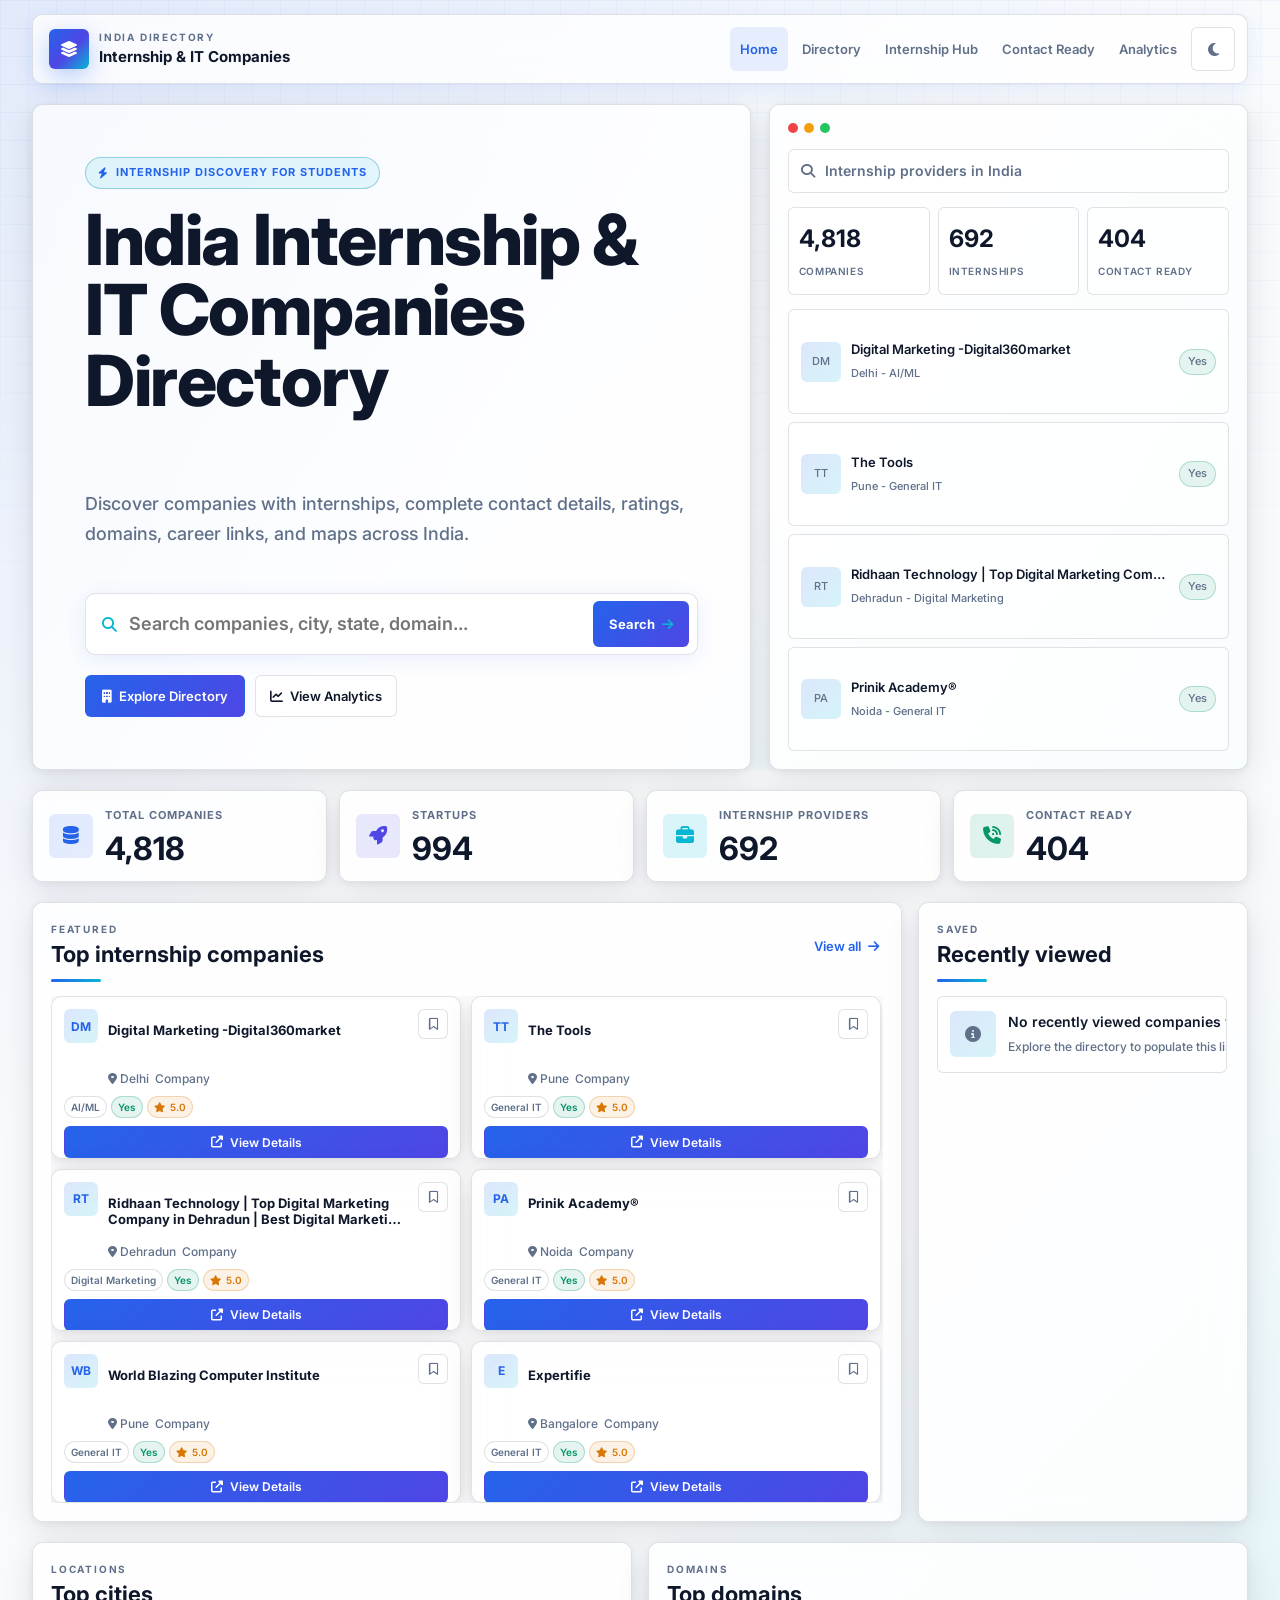
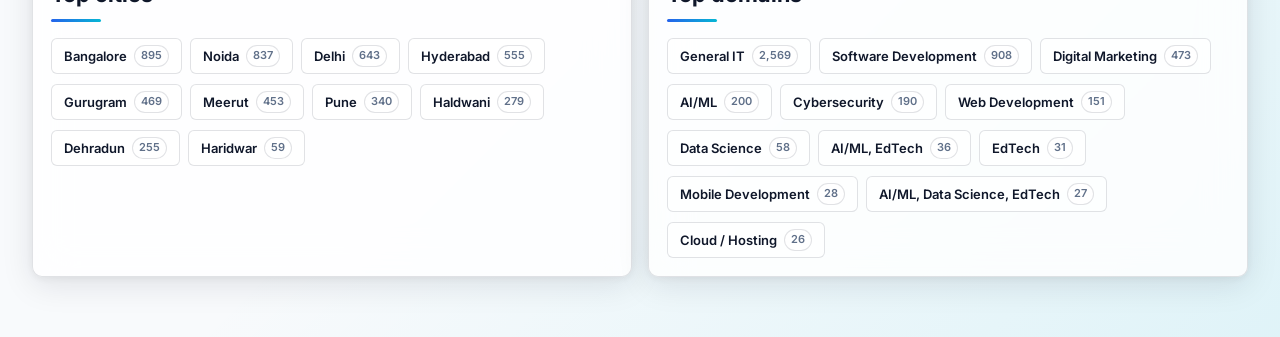
<file: index.html>
<!doctype html>
<html lang="en" class="scroll-smooth">
  <head>
    <meta charset="UTF-8" />
    <meta name="viewport" content="width=device-width, initial-scale=1.0, viewport-fit=cover" />
    <meta name="description" content="India Internship &amp; IT Companies Directory helps students discover internship providers, IT companies, startup contacts, ratings, domains, careers pages, and maps across India." />
    <meta name="theme-color" content="#2563eb" media="(prefers-color-scheme: light)" />
    <meta name="theme-color" content="#0f1624" media="(prefers-color-scheme: dark)" />
    <meta name="apple-mobile-web-app-capable" content="yes" />
    <meta name="apple-mobile-web-app-status-bar-style" content="default" />
    <title>India Internship &amp; IT Companies Directory</title>
    <link rel="preconnect" href="https://fonts.googleapis.com" />
    <link rel="preconnect" href="https://fonts.gstatic.com" crossorigin />
    <link href="https://fonts.googleapis.com/css2?family=Inter:wght@400;500;600;700;800&display=swap" rel="stylesheet" />
    <link rel="preconnect" href="https://cdnjs.cloudflare.com" />
    <link rel="stylesheet" href="https://cdnjs.cloudflare.com/ajax/libs/font-awesome/6.5.2/css/all.min.css" />
    <link rel="stylesheet" href="styles.css" />
  </head>
  <body data-page="home">
    <!-- Skip Navigation -->
    <a class="skip-link" href="#main-content">Skip to main content</a>

    <div class="page-shell">
      <header class="site-header" role="banner">
        <a class="brand-lockup" href="index.html" aria-label="India Internship Directory home">
          <span class="brand-mark" aria-hidden="true"><i class="fa-solid fa-layer-group"></i></span>
          <span>
            <span class="brand-kicker">India Directory</span>
            <span class="brand-title">Internship &amp; IT Companies</span>
          </span>
        </a>

        <button class="nav-toggle" type="button" data-nav-toggle aria-label="Open navigation" aria-expanded="false" aria-controls="siteNav">
          <i class="fa-solid fa-bars" aria-hidden="true"></i>
        </button>

        <nav class="site-nav" id="siteNav" data-nav-menu aria-label="Primary navigation">
          <a class="nav-item active" href="index.html" aria-current="page">Home</a>
          <a class="nav-item" href="companies.html">Directory</a>
          <a class="nav-item" href="companies.html?view=internships">Internship Hub</a>
          <a class="nav-item" href="companies.html?view=contact">Contact Ready</a>
          <a class="nav-item" href="dashboard.html">Analytics</a>
          <button class="theme-toggle" type="button" data-theme-toggle aria-label="Toggle dark mode">
            <i class="fa-solid fa-moon" aria-hidden="true"></i>
          </button>
        </nav>
      </header>

      <main id="main-content">
        <section class="hero-section" aria-labelledby="heroHeading">
          <div class="hero-bg" aria-hidden="true"></div>
          <div class="hero-content reveal">
            <span class="premium-pill" aria-hidden="true">
              <i class="fa-solid fa-bolt"></i>
              Internship discovery for students
            </span>
            <h1 id="heroHeading">India Internship &amp; IT Companies Directory</h1>
            <p>
              Discover companies with internships, complete contact details, ratings, domains, career links, and maps across India.
            </p>

            <form class="hero-search" id="heroSearchForm" role="search" aria-label="Search companies">
              <label class="sr-only" for="heroSearch">Search companies, cities, domains</label>
              <i class="fa-solid fa-magnifying-glass" aria-hidden="true"></i>
              <input id="heroSearch" autocomplete="off" type="search" placeholder="Search companies, city, state, domain..." aria-autocomplete="list" aria-controls="heroSuggestions" />
              <button type="submit" aria-label="Search">
                <span>Search</span>
                <i class="fa-solid fa-arrow-right" aria-hidden="true"></i>
              </button>
              <div class="suggestion-panel hidden" id="heroSuggestions" role="listbox" aria-label="Search suggestions"></div>
            </form>

            <div class="hero-actions">
              <a class="primary-action" href="companies.html">
                <i class="fa-solid fa-building" aria-hidden="true"></i>
                Explore Directory
              </a>
              <a class="secondary-action" href="dashboard.html">
                <i class="fa-solid fa-chart-line" aria-hidden="true"></i>
                View Analytics
              </a>
            </div>
          </div>

          <div class="hero-visual reveal delay-1" aria-label="Directory preview" aria-hidden="true">
            <div class="visual-toolbar">
              <span></span><span></span><span></span>
            </div>
            <div class="visual-search">
              <i class="fa-solid fa-magnifying-glass"></i>
              <span>Internship providers in India</span>
            </div>
            <div class="visual-metrics">
              <div>
                <strong id="heroTotalCompanies">0</strong>
                <span>Companies</span>
              </div>
              <div>
                <strong id="heroInternships">0</strong>
                <span>Internships</span>
              </div>
              <div>
                <strong id="heroContactReady">0</strong>
                <span>Contact ready</span>
              </div>
            </div>
            <div class="visual-list" id="heroPreviewList">
              <div class="skeleton-line"></div>
              <div class="skeleton-line"></div>
              <div class="skeleton-line"></div>
            </div>
          </div>
        </section>

        <section class="stats-grid reveal" aria-label="Directory statistics">
          <article class="metric-card">
            <span class="metric-icon blue" aria-hidden="true"><i class="fa-solid fa-database"></i></span>
            <p>Total Companies</p>
            <strong data-counter id="statCompanies">0</strong>
          </article>
          <article class="metric-card">
            <span class="metric-icon indigo" aria-hidden="true"><i class="fa-solid fa-rocket"></i></span>
            <p>Startups</p>
            <strong data-counter id="statStartups">0</strong>
          </article>
          <article class="metric-card">
            <span class="metric-icon cyan" aria-hidden="true"><i class="fa-solid fa-briefcase"></i></span>
            <p>Internship Providers</p>
            <strong data-counter id="statInternshipProviders">0</strong>
          </article>
          <article class="metric-card">
            <span class="metric-icon green" aria-hidden="true"><i class="fa-solid fa-phone-volume"></i></span>
            <p>Contact Ready</p>
            <strong data-counter id="statContactReady">0</strong>
          </article>
        </section>

        <section class="content-grid" aria-label="Featured companies and recent activity">
          <div class="panel reveal">
            <div class="section-heading">
              <div>
                <span class="section-kicker">Featured</span>
                <h2>Top internship companies</h2>
              </div>
              <a class="text-link" href="companies.html?view=internships" aria-label="View all internship companies">View all <i class="fa-solid fa-arrow-right" aria-hidden="true"></i></a>
            </div>
            <div class="featured-grid" id="featuredCompanies" aria-live="polite" aria-label="Featured companies">
              <div class="directory-skeleton"></div>
              <div class="directory-skeleton"></div>
              <div class="directory-skeleton"></div>
            </div>
          </div>

          <aside class="panel reveal delay-1" aria-label="Recently viewed companies">
            <div class="section-heading">
              <div>
                <span class="section-kicker">Saved</span>
                <h2>Recently viewed</h2>
              </div>
            </div>
            <div class="compact-list" id="homeRecentlyViewed"></div>
          </aside>
        </section>

        <section class="insight-strip reveal" aria-label="Top cities and domains">
          <div class="panel">
            <div class="section-heading">
              <div>
                <span class="section-kicker">Locations</span>
                <h2>Top cities</h2>
              </div>
            </div>
            <div class="chip-cloud" id="topCities" role="list" aria-label="Top cities"></div>
          </div>

          <div class="panel">
            <div class="section-heading">
              <div>
                <span class="section-kicker">Domains</span>
                <h2>Top domains</h2>
              </div>
            </div>
            <div class="chip-cloud" id="topDomains" role="list" aria-label="Top domains"></div>
          </div>
        </section>
      </main>
    </div>

    <!-- Modal -->
    <div class="modal-root hidden" id="companyModal" role="dialog" aria-modal="true" aria-labelledby="modalTitle">
      <button class="modal-backdrop" type="button" data-close-modal aria-label="Close company details"></button>
      <article class="modal-card" id="modalContent"></article>
    </div>

    <!-- Toast container -->
    <div class="toast-container" id="toastContainer" aria-live="polite" aria-atomic="false"></div>

    <!-- Back to top -->
    <button class="back-to-top" id="backToTop" type="button" aria-label="Back to top">
      <i class="fa-solid fa-chevron-up" aria-hidden="true"></i>
    </button>

    <!-- Mobile Bottom Bar -->
    <nav class="mobile-bottom-bar" aria-label="Mobile navigation">
      <div class="bottom-bar-inner">
        <a class="bottom-bar-item active" href="index.html" aria-label="Home" aria-current="page">
          <i class="fa-solid fa-house" aria-hidden="true"></i>
          <span>Home</span>
        </a>
        <a class="bottom-bar-item" href="companies.html" aria-label="Directory">
          <i class="fa-solid fa-building" aria-hidden="true"></i>
          <span>Directory</span>
        </a>
        <a class="bottom-bar-item" href="companies.html?view=internships" aria-label="Internship Hub">
          <i class="fa-solid fa-briefcase" aria-hidden="true"></i>
          <span>Internships</span>
        </a>
        <a class="bottom-bar-item" href="dashboard.html" aria-label="Analytics">
          <i class="fa-solid fa-chart-line" aria-hidden="true"></i>
          <span>Analytics</span>
        </a>
      </div>
    </nav>

    <script src="script.js"></script>
    <script>
      // Register Service Worker for offline support and caching
      if ('serviceWorker' in navigator) {
        window.addEventListener('load', () => {
          navigator.serviceWorker.register('/service-worker.js')
            .then((registration) => {
              console.log('✅ Service Worker registered:', registration.scope);
            })
            .catch((error) => {
              console.warn('❌ Service Worker registration failed:', error);
            });
        });
      }
    </script>
  </body>
</html>
</file>
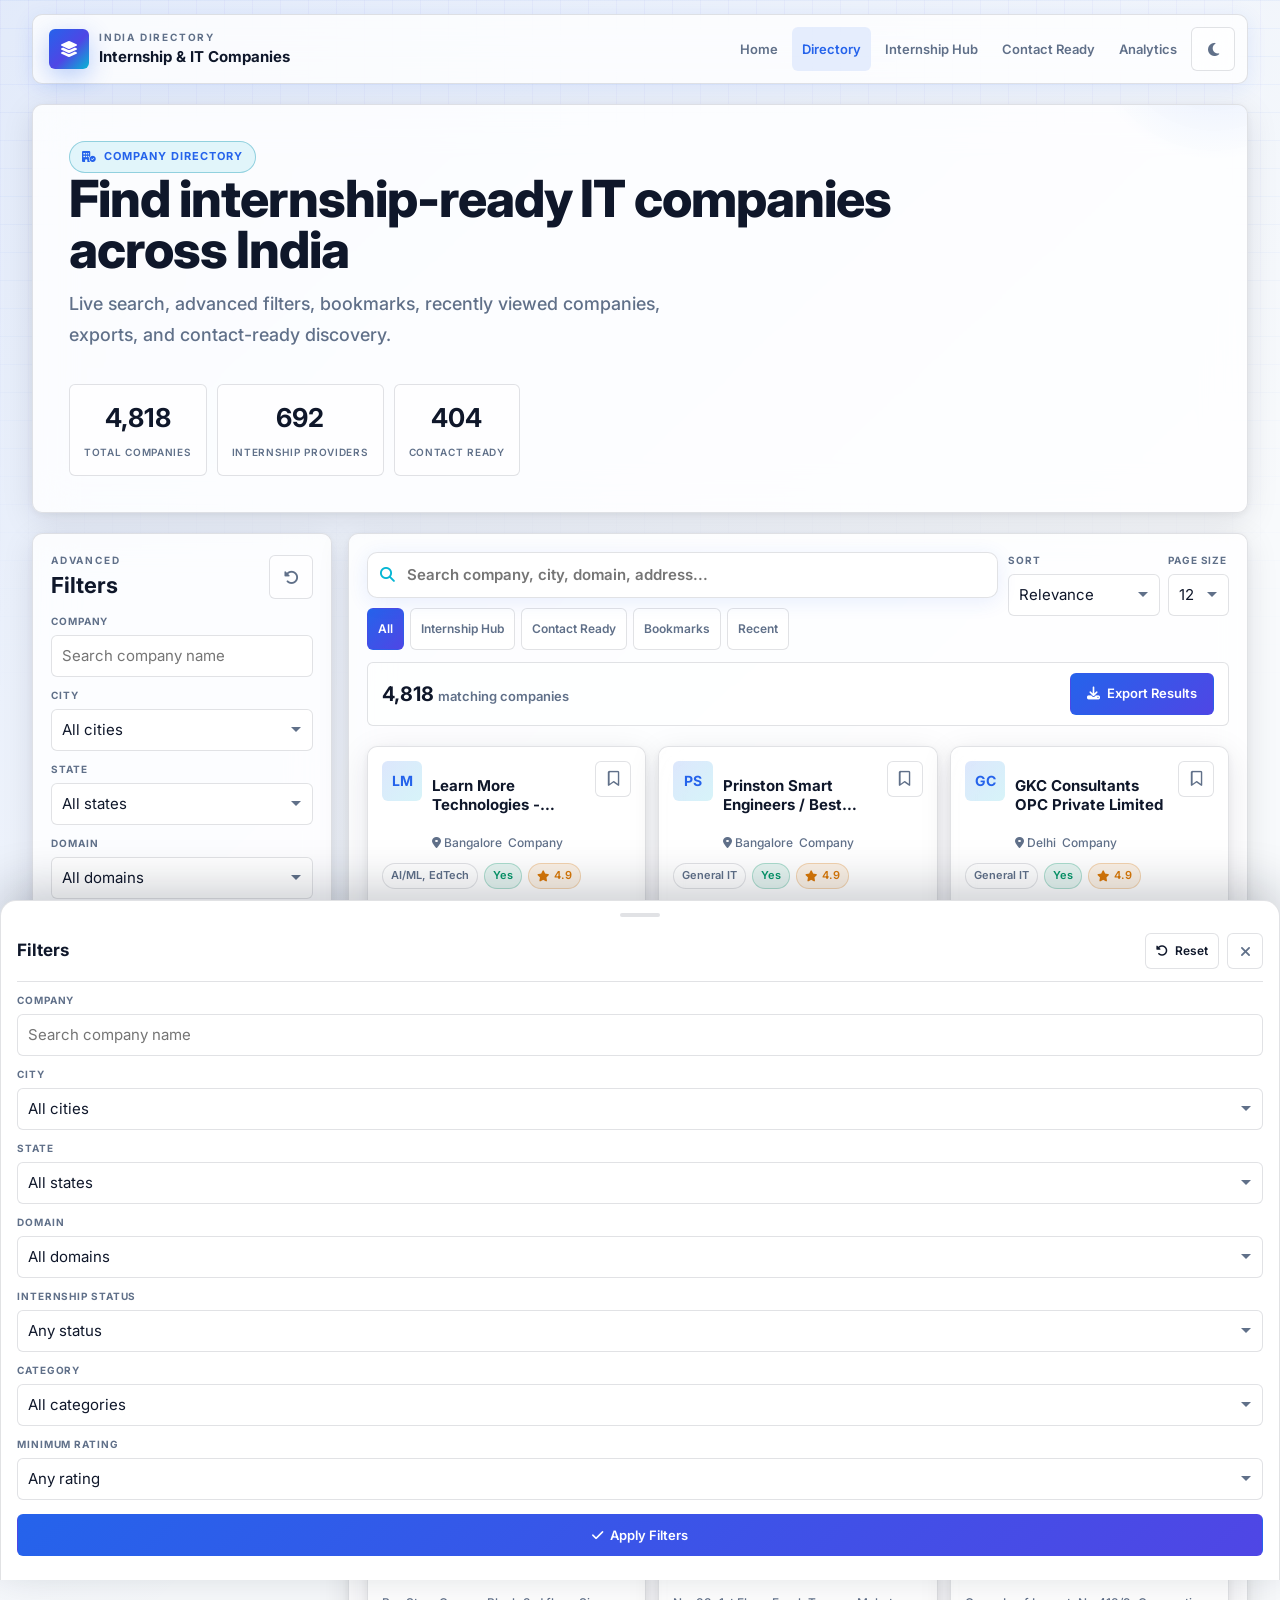
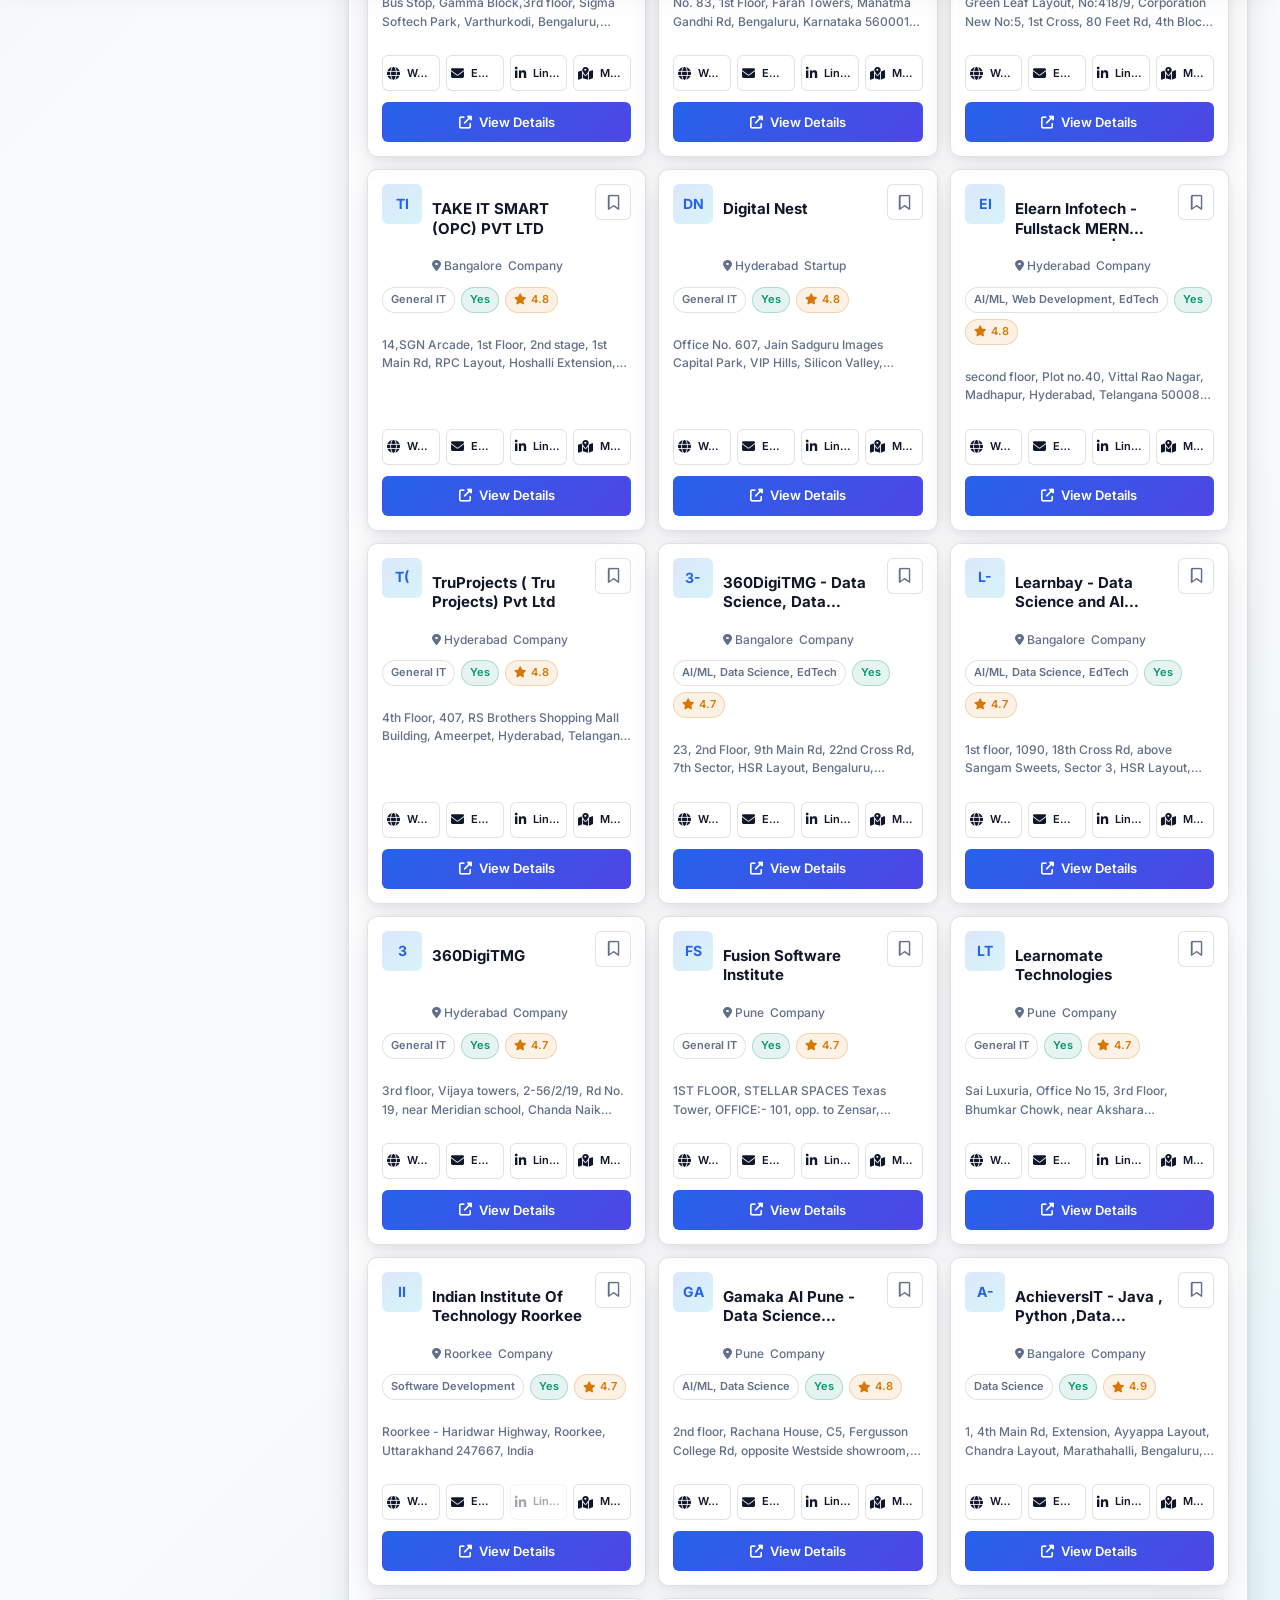
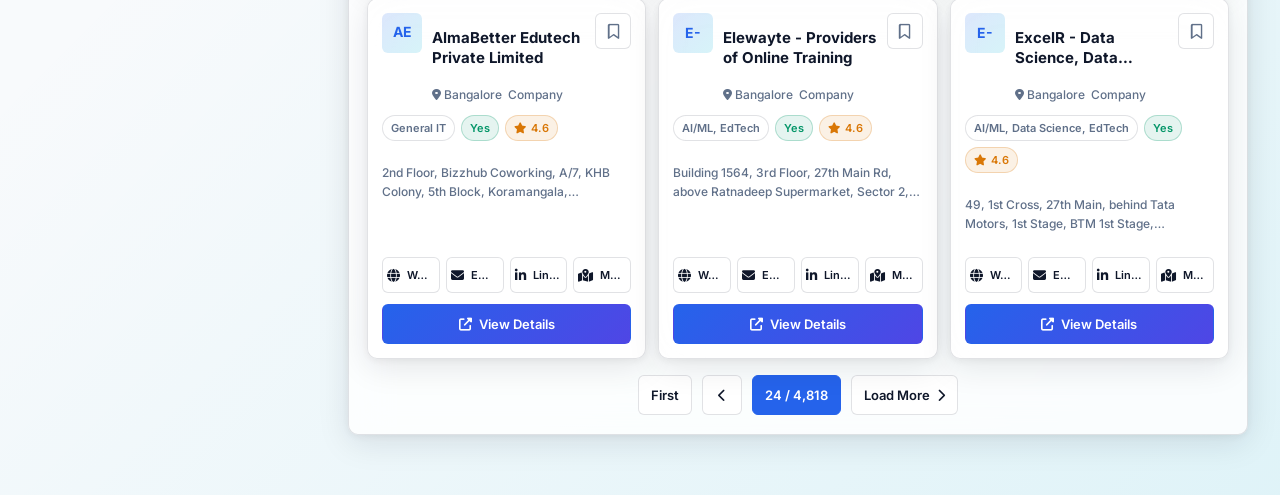
<file: companies.html>
<!doctype html>
<html lang="en" class="scroll-smooth">
  <head>
    <meta charset="UTF-8" />
    <meta name="viewport" content="width=device-width, initial-scale=1.0, viewport-fit=cover" />
    <meta name="description" content="Search internship providers, IT companies, startups, domains, ratings, emails, phone numbers, LinkedIn profiles, careers pages, and maps across India." />
    <meta name="theme-color" content="#2563eb" media="(prefers-color-scheme: light)" />
    <meta name="theme-color" content="#0f1624" media="(prefers-color-scheme: dark)" />
    <meta name="apple-mobile-web-app-capable" content="yes" />
    <title>Company Directory | India Internship &amp; IT Companies Directory</title>
    <link rel="preconnect" href="https://fonts.googleapis.com" />
    <link rel="preconnect" href="https://fonts.gstatic.com" crossorigin />
    <link href="https://fonts.googleapis.com/css2?family=Inter:wght@400;500;600;700;800&display=swap" rel="stylesheet" />
    <link rel="preconnect" href="https://cdnjs.cloudflare.com" />
    <link rel="stylesheet" href="https://cdnjs.cloudflare.com/ajax/libs/font-awesome/6.5.2/css/all.min.css" />
    <link rel="stylesheet" href="styles.css" />
  </head>
  <body data-page="companies">
    <!-- Skip Navigation -->
    <a class="skip-link" href="#main-content">Skip to main content</a>

    <div class="page-shell">
      <header class="site-header" role="banner">
        <a class="brand-lockup" href="index.html" aria-label="India Internship Directory home">
          <span class="brand-mark" aria-hidden="true"><i class="fa-solid fa-layer-group"></i></span>
          <span>
            <span class="brand-kicker">India Directory</span>
            <span class="brand-title">Internship &amp; IT Companies</span>
          </span>
        </a>

        <button class="nav-toggle" type="button" data-nav-toggle aria-label="Open navigation" aria-expanded="false" aria-controls="siteNav">
          <i class="fa-solid fa-bars" aria-hidden="true"></i>
        </button>

        <nav class="site-nav" id="siteNav" data-nav-menu aria-label="Primary navigation">
          <a class="nav-item" href="index.html">Home</a>
          <a class="nav-item active" href="companies.html" aria-current="page">Directory</a>
          <a class="nav-item" href="companies.html?view=internships">Internship Hub</a>
          <a class="nav-item" href="companies.html?view=contact">Contact Ready</a>
          <a class="nav-item" href="dashboard.html">Analytics</a>
          <button class="theme-toggle" type="button" data-theme-toggle aria-label="Toggle dark mode">
            <i class="fa-solid fa-moon" aria-hidden="true"></i>
          </button>
        </nav>
      </header>

      <main id="main-content">
        <section class="page-hero reveal" aria-labelledby="directoryHeading">
          <div>
            <span class="premium-pill" aria-hidden="true"><i class="fa-solid fa-building-circle-check"></i> Company Directory</span>
            <h1 id="directoryHeading">Find internship-ready IT companies across India</h1>
            <p>Live search, advanced filters, bookmarks, recently viewed companies, exports, and contact-ready discovery.</p>
          </div>
          <div class="hero-summary" aria-label="Directory statistics">
            <div>
              <strong id="directoryTotal">0</strong>
              <span>Total companies</span>
            </div>
            <div>
              <strong id="directoryInternships">0</strong>
              <span>Internship providers</span>
            </div>
            <div>
              <strong id="directoryContactReady">0</strong>
              <span>Contact ready</span>
            </div>
          </div>
        </section>

        <section class="directory-layout" aria-label="Company directory with filters">
          <aside class="filter-panel reveal" aria-label="Filter companies" id="desktopFilterPanel">
            <div class="filter-header">
              <div>
                <span class="section-kicker">Advanced</span>
                <h2>Filters</h2>
              </div>
              <button class="icon-button" type="button" id="resetFilters" aria-label="Reset all filters" title="Reset filters">
                <i class="fa-solid fa-rotate-left" aria-hidden="true"></i>
              </button>
            </div>

            <label class="field-block">
              <span>Company</span>
              <input id="companySearch" type="search" placeholder="Search company name" autocomplete="off" />
            </label>

            <label class="field-block">
              <span>City</span>
              <select id="cityFilter" aria-label="Filter by city"></select>
            </label>

            <label class="field-block">
              <span>State</span>
              <select id="stateFilter" aria-label="Filter by state"></select>
            </label>

            <label class="field-block">
              <span>Domain</span>
              <select id="domainFilter" aria-label="Filter by domain"></select>
            </label>

            <label class="field-block">
              <span>Internship Status</span>
              <select id="internshipFilter" aria-label="Filter by internship status">
                <option value="">Any status</option>
                <option value="Yes">Yes</option>
                <option value="Likely">Likely</option>
                <option value="No">No</option>
                <option value="Not Found">Not Found</option>
              </select>
            </label>

            <label class="field-block">
              <span>Startup / Company</span>
              <select id="categoryFilter" aria-label="Filter by category"></select>
            </label>

            <label class="field-block">
              <span>Minimum Rating</span>
              <select id="ratingFilter" aria-label="Filter by minimum rating">
                <option value="">Any rating</option>
                <option value="4.5">4.5+</option>
                <option value="4">4.0+</option>
                <option value="3.5">3.5+</option>
                <option value="3">3.0+</option>
              </select>
            </label>

            <div class="filter-actions">
              <button class="secondary-action w-full" type="button" id="exportCsv" aria-label="Export to CSV">
                <i class="fa-solid fa-file-csv" aria-hidden="true"></i>
                Export CSV
              </button>
              <button class="secondary-action w-full" type="button" id="exportExcel" aria-label="Export to Excel">
                <i class="fa-solid fa-file-excel" aria-hidden="true"></i>
                Export Excel
              </button>
            </div>
          </aside>

          <section class="directory-main reveal delay-1" aria-label="Company listings">
            <div class="directory-toolbar">
              <div class="toolbar-left">
                <div class="search-bar" role="search">
                  <i class="fa-solid fa-magnifying-glass" aria-hidden="true"></i>
                  <input id="globalSearch" type="search" autocomplete="off" placeholder="Search company, city, domain, address..." aria-label="Search companies" aria-autocomplete="list" aria-controls="directorySuggestions" />
                  <div class="suggestion-panel hidden" id="directorySuggestions" role="listbox" aria-label="Search suggestions"></div>
                </div>
                <div class="view-tabs" role="tablist" aria-label="Directory view">
                  <button class="view-tab active" type="button" data-view="all" role="tab" aria-selected="true">All</button>
                  <button class="view-tab" type="button" data-view="internships" role="tab" aria-selected="false">Internship Hub</button>
                  <button class="view-tab" type="button" data-view="contact" role="tab" aria-selected="false">Contact Ready</button>
                  <button class="view-tab" type="button" data-view="bookmarks" role="tab" aria-selected="false">Bookmarks</button>
                  <button class="view-tab" type="button" data-view="recent" role="tab" aria-selected="false">Recent</button>
                </div>
              </div>

              <div class="toolbar-right">
                <label class="mini-field">
                  <span>Sort</span>
                  <select id="sortSelect" aria-label="Sort companies">
                    <option value="relevance">Relevance</option>
                    <option value="ratingDesc">Rating</option>
                    <option value="nameAsc">Company name</option>
                    <option value="cityAsc">City</option>
                    <option value="internshipFirst">Internship first</option>
                  </select>
                </label>
                <label class="mini-field">
                  <span>Page size</span>
                  <select id="pageSize" aria-label="Results per page">
                    <option value="12">12</option>
                    <option value="24">24</option>
                    <option value="48">48</option>
                  </select>
                </label>
              </div>
            </div>

            <div class="result-bar" role="status" aria-live="polite">
              <div>
                <strong id="resultCount">0</strong>
                <span>matching companies</span>
              </div>
              <button class="primary-action" type="button" id="exportFiltered" aria-label="Export filtered results">
                <i class="fa-solid fa-download" aria-hidden="true"></i>
                Export Results
              </button>
            </div>

            <div class="active-filter-row" id="activeFilters" aria-label="Active filters"></div>

            <div class="company-grid" id="companyGrid" aria-live="polite" aria-label="Company cards">
              <div class="directory-skeleton"></div>
              <div class="directory-skeleton"></div>
              <div class="directory-skeleton"></div>
              <div class="directory-skeleton"></div>
              <div class="directory-skeleton"></div>
              <div class="directory-skeleton"></div>
            </div>

            <div class="empty-state hidden" id="emptyState" role="status">
              <i class="fa-solid fa-magnifying-glass-chart" aria-hidden="true"></i>
              <strong>No companies found</strong>
              <span>Try broadening the search or clearing a filter.</span>
            </div>

            <div class="pagination-row" id="pagination" aria-label="Pagination" role="navigation"></div>
            <div class="scroll-sentinel" id="scrollSentinel" aria-hidden="true"></div>
          </section>
        </section>
      </main>
    </div>

    <!-- Modal -->
    <div class="modal-root hidden" id="companyModal" role="dialog" aria-modal="true" aria-labelledby="modalTitle">
      <button class="modal-backdrop" type="button" data-close-modal aria-label="Close company details"></button>
      <article class="modal-card" id="modalContent"></article>
    </div>

    <!-- Toast container -->
    <div class="toast-container" id="toastContainer" aria-live="polite" aria-atomic="false"></div>

    <!-- Back to top -->
    <button class="back-to-top" id="backToTop" type="button" aria-label="Back to top">
      <i class="fa-solid fa-chevron-up" aria-hidden="true"></i>
    </button>

    <!-- Mobile Filter FAB -->
    <button class="filter-fab" id="filterFab" type="button" aria-label="Open filters" aria-controls="mobileFilterDrawer" aria-expanded="false">
      <i class="fa-solid fa-sliders" aria-hidden="true"></i>
      Filters
      <span class="filter-count hidden" id="filterFabCount">0</span>
    </button>

    <!-- Mobile Filter Drawer -->
    <div class="filter-drawer-overlay" id="filterDrawerOverlay" aria-hidden="true"></div>
    <div class="filter-drawer" id="mobileFilterDrawer" role="dialog" aria-modal="true" aria-label="Filters" aria-hidden="true">
      <div class="filter-drawer-handle" aria-hidden="true"></div>
      <div class="filter-drawer-header">
        <h3>Filters</h3>
        <div style="display:flex;gap:8px;align-items:center;">
          <button class="secondary-action" type="button" id="drawerResetFilters" style="min-height:36px;font-size:12px;padding:0 10px;" aria-label="Reset filters">
            <i class="fa-solid fa-rotate-left" aria-hidden="true"></i> Reset
          </button>
          <button class="drawer-close" type="button" id="filterDrawerClose" aria-label="Close filters">
            <i class="fa-solid fa-xmark" aria-hidden="true"></i>
          </button>
        </div>
      </div>

      <!-- Mirror filters inside drawer (populated by JS) -->
      <label class="field-block">
        <span>Company</span>
        <input id="drawerCompanySearch" type="search" placeholder="Search company name" autocomplete="off" />
      </label>
      <label class="field-block">
        <span>City</span>
        <select id="drawerCityFilter" aria-label="Filter by city"></select>
      </label>
      <label class="field-block">
        <span>State</span>
        <select id="drawerStateFilter" aria-label="Filter by state"></select>
      </label>
      <label class="field-block">
        <span>Domain</span>
        <select id="drawerDomainFilter" aria-label="Filter by domain"></select>
      </label>
      <label class="field-block">
        <span>Internship Status</span>
        <select id="drawerInternshipFilter" aria-label="Filter by internship status">
          <option value="">Any status</option>
          <option value="Yes">Yes</option>
          <option value="Likely">Likely</option>
          <option value="No">No</option>
          <option value="Not Found">Not Found</option>
        </select>
      </label>
      <label class="field-block">
        <span>Category</span>
        <select id="drawerCategoryFilter" aria-label="Filter by category"></select>
      </label>
      <label class="field-block">
        <span>Minimum Rating</span>
        <select id="drawerRatingFilter" aria-label="Filter by minimum rating">
          <option value="">Any rating</option>
          <option value="4.5">4.5+</option>
          <option value="4">4.0+</option>
          <option value="3.5">3.5+</option>
          <option value="3">3.0+</option>
        </select>
      </label>

      <div class="filter-actions" style="padding-bottom:8px;">
        <button class="primary-action w-full" type="button" id="applyDrawerFilters" style="justify-content:center;">
          <i class="fa-solid fa-check" aria-hidden="true"></i>
          Apply Filters
        </button>
      </div>
    </div>

    <!-- Mobile Bottom Bar -->
    <nav class="mobile-bottom-bar" aria-label="Mobile navigation">
      <div class="bottom-bar-inner">
        <a class="bottom-bar-item" href="index.html" aria-label="Home">
          <i class="fa-solid fa-house" aria-hidden="true"></i>
          <span>Home</span>
        </a>
        <a class="bottom-bar-item active" href="companies.html" aria-label="Directory" aria-current="page">
          <i class="fa-solid fa-building" aria-hidden="true"></i>
          <span>Directory</span>
        </a>
        <a class="bottom-bar-item" href="companies.html?view=internships" aria-label="Internship Hub">
          <i class="fa-solid fa-briefcase" aria-hidden="true"></i>
          <span>Internships</span>
        </a>
        <a class="bottom-bar-item" href="dashboard.html" aria-label="Analytics">
          <i class="fa-solid fa-chart-line" aria-hidden="true"></i>
          <span>Analytics</span>
        </a>
      </div>
    </nav>

    <script src="script.js"></script>
    <script>
      // Register Service Worker for offline support and caching
      if ('serviceWorker' in navigator) {
        window.addEventListener('load', () => {
          navigator.serviceWorker.register('/service-worker.js')
            .then((registration) => {
              console.log('✅ Service Worker registered:', registration.scope);
            })
            .catch((error) => {
              console.warn('❌ Service Worker registration failed:', error);
            });
        });
      }
    </script>
  </body>
</html>
</file>
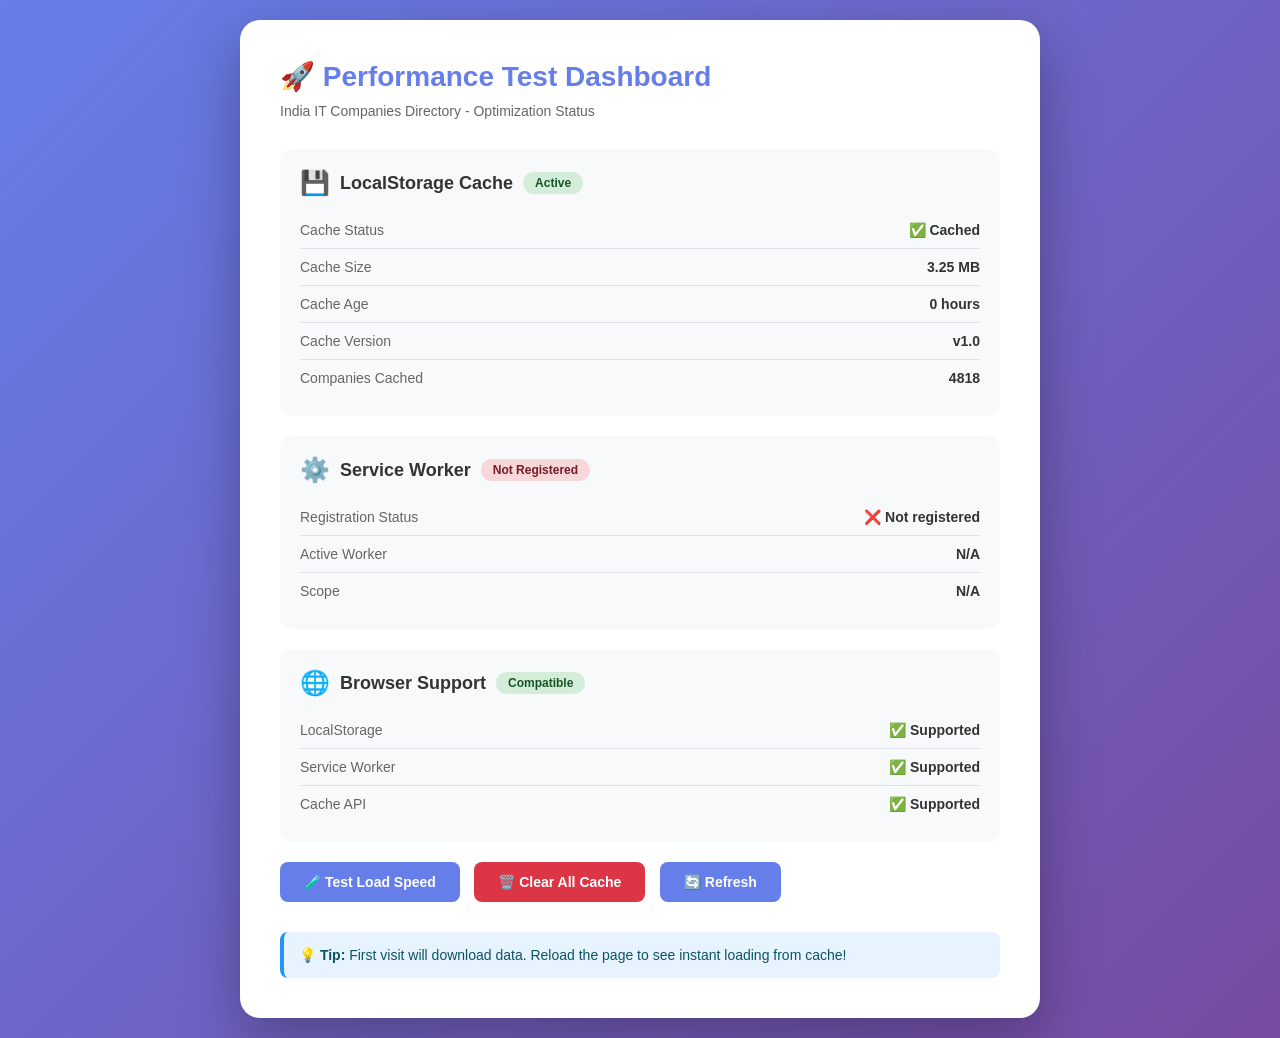
<file: performance-test.html>
<!DOCTYPE html>
<html lang="en">
<head>
    <meta charset="UTF-8">
    <meta name="viewport" content="width=device-width, initial-scale=1.0">
    <title>Performance Test - India IT Directory</title>
    <style>
        * {
            margin: 0;
            padding: 0;
            box-sizing: border-box;
        }
        body {
            font-family: 'Segoe UI', Tahoma, Geneva, Verdana, sans-serif;
            background: linear-gradient(135deg, #667eea 0%, #764ba2 100%);
            min-height: 100vh;
            display: flex;
            align-items: center;
            justify-content: center;
            padding: 20px;
        }
        .container {
            background: white;
            border-radius: 20px;
            padding: 40px;
            max-width: 800px;
            width: 100%;
            box-shadow: 0 20px 60px rgba(0,0,0,0.3);
        }
        h1 {
            color: #667eea;
            margin-bottom: 10px;
            font-size: 28px;
        }
        .subtitle {
            color: #666;
            margin-bottom: 30px;
            font-size: 14px;
        }
        .test-section {
            background: #f8f9fa;
            border-radius: 12px;
            padding: 20px;
            margin-bottom: 20px;
        }
        .test-section h2 {
            color: #333;
            font-size: 18px;
            margin-bottom: 15px;
            display: flex;
            align-items: center;
            gap: 10px;
        }
        .status {
            display: inline-block;
            padding: 4px 12px;
            border-radius: 20px;
            font-size: 12px;
            font-weight: bold;
        }
        .status.success {
            background: #d4edda;
            color: #155724;
        }
        .status.error {
            background: #f8d7da;
            color: #721c24;
        }
        .status.pending {
            background: #fff3cd;
            color: #856404;
        }
        .metric {
            display: flex;
            justify-content: space-between;
            padding: 10px 0;
            border-bottom: 1px solid #dee2e6;
        }
        .metric:last-child {
            border-bottom: none;
        }
        .metric-label {
            color: #666;
            font-size: 14px;
        }
        .metric-value {
            color: #333;
            font-weight: bold;
            font-size: 14px;
        }
        button {
            background: #667eea;
            color: white;
            border: none;
            padding: 12px 24px;
            border-radius: 8px;
            font-size: 14px;
            font-weight: bold;
            cursor: pointer;
            transition: all 0.3s;
            margin-right: 10px;
            margin-bottom: 10px;
        }
        button:hover {
            background: #5568d3;
            transform: translateY(-2px);
            box-shadow: 0 4px 12px rgba(102, 126, 234, 0.4);
        }
        button.danger {
            background: #dc3545;
        }
        button.danger:hover {
            background: #c82333;
        }
        .icon {
            font-size: 24px;
        }
        .actions {
            margin-top: 20px;
        }
        .info {
            background: #e7f3ff;
            border-left: 4px solid #2196F3;
            padding: 15px;
            border-radius: 8px;
            margin-top: 20px;
            font-size: 14px;
            color: #0c5460;
        }
    </style>
</head>
<body>
    <div class="container">
        <h1>🚀 Performance Test Dashboard</h1>
        <p class="subtitle">India IT Companies Directory - Optimization Status</p>

        <!-- LocalStorage Cache -->
        <div class="test-section">
            <h2>
                <span class="icon">💾</span>
                LocalStorage Cache
                <span class="status pending" id="cacheStatus">Checking...</span>
            </h2>
            <div class="metric">
                <span class="metric-label">Cache Status</span>
                <span class="metric-value" id="cacheExists">-</span>
            </div>
            <div class="metric">
                <span class="metric-label">Cache Size</span>
                <span class="metric-value" id="cacheSize">-</span>
            </div>
            <div class="metric">
                <span class="metric-label">Cache Age</span>
                <span class="metric-value" id="cacheAge">-</span>
            </div>
            <div class="metric">
                <span class="metric-label">Cache Version</span>
                <span class="metric-value" id="cacheVersion">-</span>
            </div>
            <div class="metric">
                <span class="metric-label">Companies Cached</span>
                <span class="metric-value" id="companiesCount">-</span>
            </div>
        </div>

        <!-- Service Worker -->
        <div class="test-section">
            <h2>
                <span class="icon">⚙️</span>
                Service Worker
                <span class="status pending" id="swStatus">Checking...</span>
            </h2>
            <div class="metric">
                <span class="metric-label">Registration Status</span>
                <span class="metric-value" id="swRegistered">-</span>
            </div>
            <div class="metric">
                <span class="metric-label">Active Worker</span>
                <span class="metric-value" id="swActive">-</span>
            </div>
            <div class="metric">
                <span class="metric-label">Scope</span>
                <span class="metric-value" id="swScope">-</span>
            </div>
        </div>

        <!-- Browser Support -->
        <div class="test-section">
            <h2>
                <span class="icon">🌐</span>
                Browser Support
                <span class="status success">Compatible</span>
            </h2>
            <div class="metric">
                <span class="metric-label">LocalStorage</span>
                <span class="metric-value" id="localStorageSupport">-</span>
            </div>
            <div class="metric">
                <span class="metric-label">Service Worker</span>
                <span class="metric-value" id="swSupport">-</span>
            </div>
            <div class="metric">
                <span class="metric-label">Cache API</span>
                <span class="metric-value" id="cacheApiSupport">-</span>
            </div>
        </div>

        <!-- Actions -->
        <div class="actions">
            <button onclick="testLoad()">🧪 Test Load Speed</button>
            <button onclick="clearAllCache()" class="danger">🗑️ Clear All Cache</button>
            <button onclick="location.reload()">🔄 Refresh</button>
        </div>

        <div class="info">
            <strong>💡 Tip:</strong> First visit will download data. Reload the page to see instant loading from cache!
        </div>
    </div>

    <script>
        // Check LocalStorage Cache
        function checkCache() {
            const cache = localStorage.getItem('india-directory-cache');
            const version = localStorage.getItem('india-directory-cache-version');
            
            if (cache) {
                try {
                    const cacheData = JSON.parse(cache);
                    const cacheAge = Date.now() - cacheData.timestamp;
                    const ageInHours = Math.floor(cacheAge / (1000 * 60 * 60));
                    const ageInDays = Math.floor(ageInHours / 24);
                    
                    document.getElementById('cacheStatus').textContent = 'Active';
                    document.getElementById('cacheStatus').className = 'status success';
                    document.getElementById('cacheExists').textContent = '✅ Cached';
                    document.getElementById('cacheSize').textContent = (cache.length / 1024 / 1024).toFixed(2) + ' MB';
                    document.getElementById('cacheAge').textContent = ageInDays > 0 ? `${ageInDays} days` : `${ageInHours} hours`;
                    document.getElementById('cacheVersion').textContent = version || 'v1.0';
                    document.getElementById('companiesCount').textContent = cacheData.data?.length || 0;
                } catch (e) {
                    document.getElementById('cacheStatus').textContent = 'Error';
                    document.getElementById('cacheStatus').className = 'status error';
                    document.getElementById('cacheExists').textContent = '❌ Invalid';
                }
            } else {
                document.getElementById('cacheStatus').textContent = 'Empty';
                document.getElementById('cacheStatus').className = 'status error';
                document.getElementById('cacheExists').textContent = '❌ No cache';
                document.getElementById('cacheSize').textContent = '0 MB';
                document.getElementById('cacheAge').textContent = 'Never';
                document.getElementById('cacheVersion').textContent = 'None';
                document.getElementById('companiesCount').textContent = '0';
            }
        }

        // Check Service Worker
        async function checkServiceWorker() {
            if ('serviceWorker' in navigator) {
                try {
                    const registration = await navigator.serviceWorker.getRegistration();
                    if (registration) {
                        document.getElementById('swStatus').textContent = 'Active';
                        document.getElementById('swStatus').className = 'status success';
                        document.getElementById('swRegistered').textContent = '✅ Registered';
                        document.getElementById('swActive').textContent = registration.active ? '✅ Active' : '⏳ Installing';
                        document.getElementById('swScope').textContent = registration.scope;
                    } else {
                        document.getElementById('swStatus').textContent = 'Not Registered';
                        document.getElementById('swStatus').className = 'status error';
                        document.getElementById('swRegistered').textContent = '❌ Not registered';
                        document.getElementById('swActive').textContent = 'N/A';
                        document.getElementById('swScope').textContent = 'N/A';
                    }
                } catch (e) {
                    document.getElementById('swStatus').textContent = 'Error';
                    document.getElementById('swStatus').className = 'status error';
                }
            } else {
                document.getElementById('swStatus').textContent = 'Not Supported';
                document.getElementById('swStatus').className = 'status error';
                document.getElementById('swRegistered').textContent = '❌ Not supported';
            }
        }

        // Check Browser Support
        function checkBrowserSupport() {
            document.getElementById('localStorageSupport').textContent = 
                typeof(Storage) !== 'undefined' ? '✅ Supported' : '❌ Not supported';
            
            document.getElementById('swSupport').textContent = 
                'serviceWorker' in navigator ? '✅ Supported' : '❌ Not supported';
            
            document.getElementById('cacheApiSupport').textContent = 
                'caches' in window ? '✅ Supported' : '❌ Not supported';
        }

        // Test Load Speed
        async function testLoad() {
            const startTime = performance.now();
            try {
                const response = await fetch('companies.json');
                const data = await response.json();
                const endTime = performance.now();
                const loadTime = (endTime - startTime).toFixed(2);
                alert(`✅ Load Test Complete!\n\nTime: ${loadTime}ms\nCompanies: ${data.length}\nSize: ${(JSON.stringify(data).length / 1024 / 1024).toFixed(2)} MB`);
            } catch (e) {
                alert('❌ Load test failed: ' + e.message);
            }
        }

        // Clear All Cache
        async function clearAllCache() {
            if (confirm('Are you sure you want to clear all cache? This will remove cached data and service worker.')) {
                // Clear LocalStorage
                localStorage.removeItem('india-directory-cache');
                localStorage.removeItem('india-directory-cache-version');
                
                // Clear Service Worker caches
                if ('caches' in window) {
                    const cacheNames = await caches.keys();
                    await Promise.all(cacheNames.map(name => caches.delete(name)));
                }
                
                // Unregister Service Worker
                if ('serviceWorker' in navigator) {
                    const registrations = await navigator.serviceWorker.getRegistrations();
                    await Promise.all(registrations.map(reg => reg.unregister()));
                }
                
                alert('✅ All cache cleared! Reload the page to start fresh.');
                location.reload();
            }
        }

        // Run checks on load
        window.addEventListener('load', () => {
            checkCache();
            checkServiceWorker();
            checkBrowserSupport();
        });
    </script>
</body>
</html>
</file>
<file: styles.css>
/* ============================================================
   DESIGN TOKENS
   ============================================================ */
:root {
  color-scheme: light;
  --bg: #f8fafc;
  --bg-strong: #ffffff;
  --surface: rgba(255, 255, 255, 0.82);
  --surface-solid: #ffffff;
  --surface-soft: rgba(255, 255, 255, 0.56);
  --text: #0f172a;
  --muted: #607089;
  --border: rgba(15, 23, 42, 0.12);
  --primary: #2563eb;
  --secondary: #4f46e5;
  --accent: #06b6d4;
  --success: #059669;
  --warning: #d97706;
  --danger: #dc2626;
  --shadow: 0 8px 32px rgba(15, 23, 42, 0.10), 0 2px 8px rgba(15,23,42,0.06);
  --shadow-soft: 0 4px 20px rgba(37, 99, 235, 0.10);
  --shadow-lg: 0 24px 70px rgba(15, 23, 42, 0.13);
  --radius: 10px;
  --radius-sm: 6px;
  --radius-lg: 16px;
  --radius-full: 9999px;
  --header-h: 70px;
  --ease: cubic-bezier(0.4, 0, 0.2, 1);
  --ease-bounce: cubic-bezier(0.34, 1.56, 0.64, 1);
  /* Mobile bottom bar height — used for padding */
  --bottom-bar-h: 60px;
}

html.dark {
  color-scheme: dark;
  --bg: #0f1624;
  --bg-strong: #161f31;
  --surface: rgba(22, 31, 49, 0.88);
  --surface-solid: #182131;
  --surface-soft: rgba(255, 255, 255, 0.06);
  --text: #f1f5f9;
  --muted: #94a3b8;
  --border: rgba(255, 255, 255, 0.10);
  --primary: #60a5fa;
  --secondary: #818cf8;
  --accent: #22d3ee;
  --success: #34d399;
  --warning: #fbbf24;
  --danger: #fb7185;
  --shadow: 0 8px 32px rgba(0, 0, 0, 0.32), 0 2px 8px rgba(0,0,0,0.18);
  --shadow-soft: 0 4px 20px rgba(0, 0, 0, 0.22);
  --shadow-lg: 0 24px 70px rgba(0, 0, 0, 0.34);
}

/* ============================================================
   RESET & BASE
   ============================================================ */
*, *::before, *::after {
  box-sizing: border-box;
  -webkit-tap-highlight-color: transparent;
}

html {
  scroll-padding-top: 100px;
  scroll-behavior: smooth;
  -webkit-text-size-adjust: 100%;
  text-size-adjust: 100%;
}

body {
  min-height: 100vh;
  margin: 0;
  overflow-x: hidden;
  background:
    linear-gradient(135deg, rgba(37, 99, 235, 0.10), transparent 36%),
    linear-gradient(315deg, rgba(6, 182, 212, 0.10), transparent 34%),
    var(--bg);
  color: var(--text);
  font-family: Inter, ui-sans-serif, system-ui, -apple-system, BlinkMacSystemFont,
    "Segoe UI", Helvetica, Arial, sans-serif;
  font-size: 15px;
  line-height: 1.6;
  opacity: 0;
  transition: opacity 300ms ease, background 250ms ease, color 250ms ease;
  /* Safe area insets for notched phones */
  padding-bottom: env(safe-area-inset-bottom, 0px);
}

body.app-ready {
  opacity: 1;
}

/* Grid dot background */
body::before {
  position: fixed;
  inset: 0;
  z-index: -2;
  pointer-events: none;
  content: "";
  background-image:
    linear-gradient(rgba(37, 99, 235, 0.05) 1px, transparent 1px),
    linear-gradient(90deg, rgba(79, 70, 229, 0.04) 1px, transparent 1px);
  background-size: 28px 28px;
  mask-image: linear-gradient(to bottom, black 0%, transparent 80%);
  -webkit-mask-image: linear-gradient(to bottom, black 0%, transparent 80%);
}

/* Skip link for accessibility */
.skip-link {
  position: absolute;
  top: -100px;
  left: 16px;
  z-index: 9999;
  padding: 8px 16px;
  border-radius: var(--radius-sm);
  background: var(--primary);
  color: white;
  font-size: 14px;
  font-weight: 700;
  text-decoration: none;
  transition: top 200ms ease;
}

.skip-link:focus {
  top: 8px;
}

button, input, select, textarea {
  font: inherit;
}

button {
  border: 0;
  cursor: pointer;
}

a {
  color: inherit;
  text-decoration: none;
}

canvas {
  max-width: 100%;
}

img {
  max-width: 100%;
  height: auto;
}

/* Focus visible — keyboard only */
:focus-visible {
  outline: 2px solid var(--primary);
  outline-offset: 3px;
  border-radius: var(--radius-sm);
}

/* Custom scrollbar */
::-webkit-scrollbar { width: 6px; height: 6px; }
::-webkit-scrollbar-track { background: transparent; }
::-webkit-scrollbar-thumb { background: var(--border); border-radius: var(--radius-full); }
::-webkit-scrollbar-thumb:hover { background: var(--muted); }
* { scrollbar-width: thin; scrollbar-color: var(--border) transparent; }

/* ============================================================
   LAYOUT
   ============================================================ */
.page-shell {
  width: min(1440px, 100%);
  margin: 0 auto;
  padding: 14px clamp(12px, 3vw, 32px) 60px;
}

/* Extra bottom padding on mobile for bottom bar */
@media (max-width: 767px) {
  .page-shell {
    padding-bottom: calc(var(--bottom-bar-h) + 20px + env(safe-area-inset-bottom, 0px));
  }
}

/* ============================================================
   HEADER & NAVIGATION
   ============================================================ */
.site-header {
  position: sticky;
  top: 10px;
  z-index: 100;
  display: flex;
  align-items: center;
  justify-content: space-between;
  gap: 12px;
  min-height: var(--header-h);
  margin-bottom: 20px;
  border: 1px solid var(--border);
  border-radius: var(--radius);
  background: color-mix(in srgb, var(--surface) 96%, transparent);
  box-shadow: var(--shadow-soft);
  backdrop-filter: blur(24px);
  -webkit-backdrop-filter: blur(24px);
  padding: 10px 12px 10px 16px;
  transition: background 250ms ease, box-shadow 250ms ease;
}

.brand-lockup {
  display: flex;
  min-width: 0;
  align-items: center;
  gap: 10px;
  flex-shrink: 0;
}

.brand-mark {
  display: grid;
  width: 40px;
  height: 40px;
  flex: 0 0 auto;
  place-items: center;
  border-radius: var(--radius-sm);
  background: linear-gradient(135deg, var(--primary), var(--secondary) 54%, var(--accent));
  color: white;
  box-shadow: 0 8px 24px rgba(37, 99, 235, 0.30);
  font-size: 16px;
  transition: transform 200ms var(--ease-bounce);
}

.brand-mark:hover {
  transform: scale(1.08) rotate(-3deg);
}

.brand-kicker,
.section-kicker {
  display: block;
  color: var(--muted);
  font-size: 10px;
  font-weight: 700;
  letter-spacing: 0.18em;
  text-transform: uppercase;
}

.brand-title {
  display: block;
  max-width: 240px;
  overflow: hidden;
  color: var(--text);
  font-size: 15px;
  font-weight: 700;
  text-overflow: ellipsis;
  white-space: nowrap;
}

.site-nav {
  display: flex;
  align-items: center;
  gap: 4px;
}

.nav-item,
.theme-toggle,
.nav-toggle,
.icon-button {
  display: inline-flex;
  align-items: center;
  justify-content: center;
  border-radius: var(--radius-sm);
  color: var(--muted);
  font-weight: 600;
  transition: background 150ms ease, color 150ms ease, transform 150ms ease;
  white-space: nowrap;
  min-height: 44px;
  min-width: 44px;
}

.nav-item {
  padding: 0 10px;
  font-size: 13px;
  min-width: auto;
}

.nav-item:hover,
.nav-item.active {
  background: var(--surface-soft);
  color: var(--text);
}

.nav-item.active {
  color: var(--primary);
  background: color-mix(in srgb, var(--primary) 10%, transparent);
}

.theme-toggle,
.nav-toggle,
.icon-button {
  width: 40px;
  height: 40px;
  border: 1px solid var(--border);
  background: var(--surface-soft);
}

.theme-toggle:hover,
.nav-toggle:hover,
.icon-button:hover {
  background: var(--surface-soft);
  color: var(--text);
}

.nav-toggle {
  display: none;
}

/* ============================================================
   HERO SECTION
   ============================================================ */
.hero-section {
  position: relative;
  display: grid;
  grid-template-columns: minmax(0, 1.2fr) minmax(320px, 0.8fr);
  gap: 18px;
  align-items: stretch;
  min-height: 580px;
  margin-bottom: 20px;
}

.hero-bg {
  position: absolute;
  inset: 0;
  z-index: -1;
  overflow: hidden;
  border-radius: var(--radius);
}

.hero-bg::before {
  position: absolute;
  inset: 0;
  content: "";
  background:
    linear-gradient(120deg, rgba(37, 99, 235, 0.14), transparent 42%),
    linear-gradient(300deg, rgba(6, 182, 212, 0.12), transparent 40%),
    linear-gradient(180deg, rgba(255, 255, 255, 0.22), transparent);
  animation: gradientShift 14s ease-in-out infinite alternate;
}

/* Card glass surface shared */
.hero-content,
.hero-visual,
.page-hero,
.panel,
.filter-panel,
.directory-main,
.metric-card,
.company-card,
.chart-panel,
.modal-card {
  border: 1px solid var(--border);
  border-radius: var(--radius);
  background: var(--surface);
  box-shadow: var(--shadow);
  backdrop-filter: blur(20px);
  -webkit-backdrop-filter: blur(20px);
}

.hero-content {
  display: flex;
  flex-direction: column;
  justify-content: center;
  padding: clamp(22px, 5vw, 52px);
}

.premium-pill {
  display: inline-flex;
  width: fit-content;
  align-items: center;
  gap: 7px;
  min-height: 32px;
  border: 1px solid color-mix(in srgb, var(--accent) 28%, var(--border));
  border-radius: var(--radius-full);
  background: color-mix(in srgb, var(--accent) 10%, transparent);
  color: var(--primary);
  padding: 0 12px;
  font-size: 11px;
  font-weight: 700;
  letter-spacing: 0.09em;
  text-transform: uppercase;
}

.hero-content h1,
.page-hero h1 {
  max-width: 880px;
  margin-top: 16px;
  color: var(--text);
  font-size: clamp(32px, 5.5vw, 72px);
  font-weight: 800;
  letter-spacing: -0.02em;
  line-height: 1.0;
}

.hero-content p,
.page-hero p {
  max-width: 640px;
  margin-top: 14px;
  color: var(--muted);
  font-size: clamp(15px, 1.4vw, 18px);
  font-weight: 500;
  line-height: 1.7;
}

/* ============================================================
   SEARCH
   ============================================================ */
.hero-search,
.search-bar {
  position: relative;
  display: flex;
  align-items: center;
  gap: 10px;
  border: 1px solid var(--border);
  border-radius: var(--radius);
  background: var(--surface-solid);
  box-shadow: var(--shadow-soft);
}

.hero-search {
  min-height: 62px;
  margin-top: 26px;
  padding: 0 8px 0 16px;
  flex-wrap: wrap;
}

.search-bar {
  min-height: 46px;
  padding: 0 12px;
}

.hero-search:focus-within,
.search-bar:focus-within,
.field-block input:focus,
.field-block select:focus,
.mini-field select:focus {
  border-color: color-mix(in srgb, var(--primary) 60%, transparent);
  box-shadow: 0 0 0 3px color-mix(in srgb, var(--primary) 12%, transparent);
  outline: none;
}

.hero-search i,
.search-bar i {
  color: var(--accent);
  flex-shrink: 0;
}

.hero-search input,
.search-bar input {
  flex: 1;
  min-width: 0;
  border: 0;
  background: transparent;
  color: var(--text);
  font-weight: 600;
  outline: none;
}

.hero-search input {
  font-size: clamp(15px, 1.8vw, 18px);
}

.hero-search button {
  display: inline-flex;
  align-items: center;
  gap: 7px;
  min-height: 46px;
  border-radius: var(--radius-sm);
  background: linear-gradient(135deg, var(--primary), var(--secondary));
  color: white;
  padding: 0 16px;
  font-weight: 700;
  font-size: 13px;
  transition: transform 150ms ease, box-shadow 150ms ease, opacity 150ms ease;
  flex-shrink: 0;
}

.hero-search button:hover {
  transform: translateY(-1px);
  box-shadow: 0 6px 20px rgba(37, 99, 235, 0.35);
}

.hero-search button:active {
  transform: translateY(0);
}

.suggestion-panel {
  position: absolute;
  top: calc(100% + 6px);
  right: 0;
  left: 0;
  z-index: 40;
  max-height: 300px;
  overflow: auto;
  border: 1px solid var(--border);
  border-radius: var(--radius);
  background: var(--surface-solid);
  box-shadow: var(--shadow-lg);
}

.suggestion-option {
  display: flex;
  width: 100%;
  align-items: center;
  justify-content: space-between;
  gap: 12px;
  border-bottom: 1px solid var(--border);
  background: transparent;
  color: var(--text);
  padding: 12px 14px;
  text-align: left;
  cursor: pointer;
  min-height: 52px;
  transition: background 120ms ease;
}

.suggestion-option:last-child { border-bottom: 0; }
.suggestion-option:hover { background: var(--surface-soft); }

.suggestion-option strong {
  display: block;
  font-size: 14px;
}

.suggestion-option span {
  color: var(--muted);
  font-size: 12px;
  font-weight: 600;
  white-space: nowrap;
}

/* ============================================================
   HERO ACTIONS
   ============================================================ */
.hero-actions,
.filter-actions,
.card-actions,
.modal-actions,
.pagination-row,
.active-filter-row,
.chip-cloud {
  display: flex;
  flex-wrap: wrap;
  align-items: center;
  gap: 10px;
}

.hero-actions {
  margin-top: 20px;
}

.primary-action,
.secondary-action,
.text-link,
.card-button,
.page-button,
.view-tab {
  display: inline-flex;
  align-items: center;
  justify-content: center;
  gap: 7px;
  min-height: 42px;
  border-radius: var(--radius-sm);
  font-size: 13px;
  font-weight: 600;
  transition: transform 150ms ease, background 150ms ease, color 150ms ease, box-shadow 150ms ease;
}

.primary-action {
  border: 1px solid transparent;
  background: linear-gradient(135deg, var(--primary), var(--secondary));
  color: white !important;
  padding: 0 16px;
}

.primary-action:hover {
  transform: translateY(-1px);
  box-shadow: 0 6px 20px rgba(37, 99, 235, 0.32);
}

.secondary-action {
  border: 1px solid var(--border);
  background: var(--surface-solid);
  color: var(--text);
  padding: 0 14px;
}

.secondary-action:hover {
  background: var(--surface-soft);
  transform: translateY(-1px);
}

.text-link {
  color: var(--primary);
  white-space: nowrap;
  padding: 0 4px;
}

.text-link:hover {
  text-decoration: underline;
}

/* ============================================================
   HERO VISUAL (right panel)
   ============================================================ */
.hero-visual {
  display: flex;
  flex-direction: column;
  align-self: stretch;
  padding: 18px;
  overflow: hidden;
}

.visual-toolbar {
  display: flex;
  gap: 6px;
  margin-bottom: 16px;
}

.visual-toolbar span {
  width: 10px;
  height: 10px;
  border-radius: var(--radius-full);
  background: var(--border);
}

.visual-toolbar span:nth-child(1) { background: #ef4444; }
.visual-toolbar span:nth-child(2) { background: #f59e0b; }
.visual-toolbar span:nth-child(3) { background: #22c55e; }

.visual-search {
  display: flex;
  align-items: center;
  gap: 10px;
  min-height: 44px;
  border: 1px solid var(--border);
  border-radius: var(--radius-sm);
  background: var(--surface-soft);
  color: var(--muted);
  padding: 0 12px;
  font-weight: 600;
  font-size: 14px;
}

.visual-metrics {
  display: grid;
  grid-template-columns: repeat(3, 1fr);
  gap: 8px;
  margin: 14px 0;
}

.visual-metrics div {
  border: 1px solid var(--border);
  border-radius: var(--radius-sm);
  background: var(--surface-soft);
  padding: 12px 10px;
}

.visual-metrics strong {
  display: block;
  color: var(--text);
  font-size: clamp(18px, 2vw, 24px);
  font-weight: 700;
}

.visual-metrics span {
  color: var(--muted);
  font-size: 10px;
  font-weight: 600;
  text-transform: uppercase;
  letter-spacing: 0.06em;
}

.visual-list {
  display: grid;
  gap: 8px;
  flex: 1;
  overflow: hidden;
}

.visual-company {
  display: grid;
  grid-template-columns: auto 1fr auto;
  align-items: center;
  gap: 10px;
  border: 1px solid var(--border);
  border-radius: var(--radius-sm);
  background: var(--surface-soft);
  padding: 10px 12px;
}

.logo-mark {
  display: grid;
  width: 40px;
  height: 40px;
  flex: 0 0 auto;
  place-items: center;
  border-radius: var(--radius-sm);
  background: linear-gradient(135deg,
    color-mix(in srgb, var(--primary) 16%, transparent),
    color-mix(in srgb, var(--accent) 16%, transparent));
  color: var(--primary);
  font-weight: 700;
  font-size: 14px;
}

.visual-company strong {
  display: block;
  color: var(--text);
  font-size: 13px;
  font-weight: 600;
  overflow: hidden;
  text-overflow: ellipsis;
  white-space: nowrap;
}

.visual-company span {
  color: var(--muted);
  font-size: 11px;
  font-weight: 500;
}

/* ============================================================
   STATS GRID
   ============================================================ */
.stats-grid {
  display: grid;
  grid-template-columns: repeat(4, minmax(0, 1fr));
  gap: 12px;
  margin-bottom: 20px;
}

.metric-card {
  display: grid;
  grid-template-columns: auto 1fr;
  align-items: center;
  gap: 8px 12px;
  padding: 16px;
  position: relative;
  overflow: hidden;
  cursor: default;
}

.metric-card::after {
  content: '';
  position: absolute;
  bottom: 0; left: 0; right: 0;
  height: 3px;
  background: linear-gradient(90deg, transparent, var(--primary), transparent);
  opacity: 0;
  transition: opacity 280ms ease;
}

.metric-card:hover::after { opacity: 0.6; }

.metric-card p {
  color: var(--muted);
  font-size: 11px;
  font-weight: 700;
  letter-spacing: 0.09em;
  text-transform: uppercase;
  margin: 0;
}

.metric-card strong {
  grid-column: 2;
  color: var(--text);
  font-size: clamp(24px, 2.5vw, 38px);
  font-weight: 700;
  line-height: 1;
}

.metric-icon {
  grid-row: span 2;
  display: grid;
  width: 44px;
  height: 44px;
  place-items: center;
  border-radius: var(--radius-sm);
  font-size: 18px;
  transition: transform 250ms var(--ease-bounce);
}

.metric-card:hover .metric-icon {
  transform: scale(1.12) rotate(6deg);
}

.metric-icon.blue  { background: rgba(37,99,235,0.12); color: var(--primary); }
.metric-icon.indigo { background: rgba(79,70,229,0.12); color: var(--secondary); }
.metric-icon.cyan  { background: rgba(6,182,212,0.14); color: var(--accent); }
.metric-icon.green { background: rgba(5,150,105,0.12); color: var(--success); }

/* ============================================================
   CONTENT GRID (home: featured + recent)
   ============================================================ */
.content-grid {
  display: grid;
  grid-template-columns: minmax(0, 1.45fr) minmax(300px, 0.55fr);
  gap: 16px;
  margin-bottom: 20px;
}

.content-grid .panel {
  display: flex;
  flex-direction: column;
  max-height: 620px;
  overflow: hidden;
  isolation: isolate;
}

.content-grid .panel .section-heading {
  flex-shrink: 0;
}

/* ============================================================
   INSIGHT STRIP (cities + domains)
   ============================================================ */
.insight-strip {
  display: grid;
  grid-template-columns: repeat(2, minmax(0, 1fr));
  gap: 16px;
  margin-top: 20px;
  position: relative;
  z-index: 0;
}

.insight-strip .panel {
  min-height: 280px;
  display: flex;
  flex-direction: column;
  position: relative;
  z-index: 1;
  isolation: isolate;
}

.insight-strip .chip-cloud {
  flex: 1;
  align-content: flex-start;
}

/* ============================================================
   PANEL & SECTION HEADINGS
   ============================================================ */
.panel,
.filter-panel,
.directory-main,
.chart-panel {
  padding: 18px;
}

.section-heading,
.filter-header,
.directory-toolbar,
.result-bar,
.page-hero,
.hero-summary {
  display: flex;
  align-items: center;
  justify-content: space-between;
  gap: 14px;
}

.section-heading {
  margin-bottom: 14px;
  position: relative;
  padding-bottom: 10px;
  flex-shrink: 0;
}

.section-heading::after {
  content: '';
  position: absolute;
  bottom: 0; left: 0;
  width: 50px; height: 3px;
  background: linear-gradient(90deg, var(--primary), var(--accent));
  border-radius: 2px;
}

.section-heading h2,
.filter-header h2 {
  color: var(--text);
  font-size: clamp(17px, 1.8vw, 22px);
  font-weight: 700;
  margin: 0;
}

/* ============================================================
   FEATURED COMPANY GRID (home page panel)
   ============================================================ */
.featured-grid {
  display: grid;
  grid-template-columns: repeat(2, minmax(0, 1fr));
  gap: 10px;
  overflow-y: auto;
  flex: 1;
  align-content: start;
  padding-right: 2px;
}

/* ── Compact card (home page featured section) ── */
.company-card.compact-card {
  min-height: auto;
  gap: 8px;
  padding: 12px;
}

.company-card.compact-card .company-address {
  display: none;
}

.company-card.compact-card .card-actions {
  display: none;
}

.company-card.compact-card .view-details {
  min-height: 32px;
  font-size: 12px;
  padding: 0 10px;
}

.company-card.compact-card .company-title {
  font-size: 13px;
  min-height: 34px;
  -webkit-line-clamp: 2;
  line-clamp: 2;
}

.company-card.compact-card .logo-mark {
  width: 34px;
  height: 34px;
  font-size: 12px;
}

.company-card.compact-card .badge-row {
  gap: 4px;
}

.company-card.compact-card .status-badge,
.company-card.compact-card .domain-badge,
.company-card.compact-card .rating-badge {
  font-size: 10px;
  min-height: 22px;
  padding: 0 6px;
}

.company-card.compact-card .bookmark-button {
  width: 30px;
  height: 30px;
  min-width: 30px;
  font-size: 12px;
}

/* ============================================================
   COMPANY CARD
   ============================================================ */
.company-card {
  position: relative;
  display: flex;
  min-height: 272px;
  flex-direction: column;
  gap: 11px;
  padding: 14px;
  overflow: hidden;
  transition: transform 160ms ease, box-shadow 160ms ease, border-color 160ms ease;
}

.company-card:hover {
  border-color: color-mix(in srgb, var(--primary) 28%, var(--border));
  box-shadow: 0 16px 48px rgba(37, 99, 235, 0.16);
  transform: translateY(-2px);
}

.company-top {
  display: flex;
  align-items: flex-start;
  justify-content: space-between;
  gap: 10px;
}

.company-identity {
  display: flex;
  min-width: 0;
  gap: 10px;
}

.company-title {
  display: -webkit-box;
  min-height: 42px;
  overflow: hidden;
  color: var(--text);
  font-size: 15px;
  font-weight: 700;
  line-height: 1.3;
  -webkit-box-orient: vertical;
  -webkit-line-clamp: 2;
  line-clamp: 2;
  word-break: break-word;
}

.company-meta,
.company-address,
.compact-item span,
.badge-muted {
  color: var(--muted);
  font-size: 12px;
  font-weight: 500;
}

.company-meta {
  display: flex;
  flex-wrap: wrap;
  gap: 6px;
  margin-top: 4px;
}

.company-address {
  display: -webkit-box;
  min-height: 38px;
  overflow: hidden;
  line-height: 1.55;
  -webkit-box-orient: vertical;
  -webkit-line-clamp: 2;
  line-clamp: 2;
}

.badge-row {
  display: flex;
  flex-wrap: wrap;
  gap: 6px;
}

.status-badge,
.domain-badge,
.rating-badge,
.filter-chip {
  display: inline-flex;
  align-items: center;
  gap: 5px;
  min-height: 26px;
  border: 1px solid var(--border);
  border-radius: var(--radius-full);
  background: var(--surface-soft);
  color: var(--muted);
  padding: 0 8px;
  font-size: 11px;
  font-weight: 600;
  white-space: nowrap;
  flex-shrink: 0;
}

.status-yes {
  border-color: rgba(5,150,105,0.26);
  background: rgba(5,150,105,0.10);
  color: var(--success);
}

.status-likely {
  border-color: rgba(217,119,6,0.28);
  background: rgba(217,119,6,0.10);
  color: var(--warning);
}

.status-no {
  border-color: rgba(220,38,38,0.22);
  background: rgba(220,38,38,0.08);
  color: var(--danger);
}

.rating-badge {
  flex: 0 0 auto;
  border-color: rgba(217,119,6,0.24);
  background: rgba(217,119,6,0.10);
  color: var(--warning);
}

.bookmark-button {
  display: grid;
  width: 36px;
  height: 36px;
  flex: 0 0 auto;
  place-items: center;
  border: 1px solid var(--border);
  border-radius: var(--radius-sm);
  background: var(--surface-soft);
  color: var(--muted);
  transition: transform 150ms ease, color 150ms ease, background 150ms ease;
  min-width: 36px;
}

.bookmark-button:hover { color: var(--primary); transform: scale(1.1); }

.bookmark-button.active {
  color: var(--primary);
  background: color-mix(in srgb, var(--primary) 12%, transparent);
  border-color: color-mix(in srgb, var(--primary) 30%, var(--border));
}

.card-actions {
  display: grid;
  grid-template-columns: repeat(4, minmax(0, 1fr));
  gap: 6px;
  margin-top: auto;
}

.card-button {
  min-width: 0;
  border: 1px solid var(--border);
  background: var(--surface-solid);
  color: var(--text);
  padding: 7px 4px;
  font-size: 11px;
  white-space: nowrap;
  overflow: hidden;
  min-height: 36px;
  border-radius: var(--radius-sm);
  transition: background 140ms ease, border-color 140ms ease;
}

.card-button:hover:not(.disabled) {
  background: var(--surface-soft);
  border-color: color-mix(in srgb, var(--primary) 20%, var(--border));
}

.card-button i { flex-shrink: 0; font-size: 13px; }

.card-button span {
  overflow: hidden;
  text-overflow: ellipsis;
  white-space: nowrap;
}

.card-button.disabled {
  cursor: not-allowed;
  opacity: 0.38;
}

.view-details {
  width: 100%;
  min-height: 40px;
}

/* ============================================================
   COMPACT LIST (recently viewed, dashboard lists)
   ============================================================ */
.compact-list {
  display: grid;
  gap: 10px;
  max-height: 460px;
  overflow-y: auto;
  padding-right: 2px;
}

.compact-list.columns {
  grid-template-columns: repeat(2, minmax(0, 1fr));
  gap: 10px;
}

.compact-item {
  display: flex;
  align-items: center;
  gap: 12px;
  border: 1px solid var(--border);
  border-radius: var(--radius-sm);
  background: var(--surface-solid);
  padding: 14px 12px;
  transition: all 220ms ease;
  cursor: pointer;
  position: relative;
  overflow: hidden;
  width: 100%;
  text-align: left;
  min-height: 56px;
}

.compact-item::before {
  content: '';
  position: absolute;
  left: 0; top: 0; bottom: 0;
  width: 3px;
  background: linear-gradient(180deg, var(--primary), var(--accent));
  opacity: 0;
  transition: opacity 220ms ease;
}

.compact-item:hover {
  border-color: color-mix(in srgb, var(--primary) 36%, var(--border));
  background: var(--surface);
  transform: translateY(-2px);
  box-shadow: 0 6px 16px rgba(37,99,235,0.10);
}

.compact-item:hover::before { opacity: 1; }

.compact-item .logo-mark {
  width: 46px;
  height: 46px;
  font-size: 16px;
  flex-shrink: 0;
}

.compact-info {
  flex: 1;
  min-width: 0;
  display: flex;
  flex-direction: column;
  gap: 4px;
}

.compact-item .rating-badge {
  flex-shrink: 0;
  margin-left: auto;
}

.compact-item strong {
  display: block;
  overflow: hidden;
  color: var(--text);
  font-size: 14px;
  font-weight: 600;
  text-overflow: ellipsis;
  white-space: nowrap;
}

.compact-info span {
  display: block;
  color: var(--muted);
  font-size: 12px;
  font-weight: 500;
  overflow: hidden;
  text-overflow: ellipsis;
  white-space: nowrap;
}

/* ============================================================
   CHIP CLOUD (cities, domains)
   ============================================================ */
.chip-cloud {
  align-items: flex-start;
  min-height: 120px;
  row-gap: 10px;
  column-gap: 8px;
  padding-top: 2px;
}

.data-chip {
  display: inline-flex;
  align-items: center;
  gap: 7px;
  min-height: 36px;
  border: 1px solid var(--border);
  border-radius: var(--radius-sm);
  background: var(--surface-soft);
  color: var(--text);
  padding: 6px 12px;
  font-weight: 600;
  font-size: 13px;
  white-space: nowrap;
  transition: all 180ms ease;
  text-decoration: none;
}

.data-chip:hover {
  background: var(--surface-solid);
  border-color: color-mix(in srgb, var(--primary) 28%, var(--border));
  transform: translateY(-2px);
  box-shadow: 0 4px 12px rgba(37,99,235,0.10);
  color: var(--primary);
}

.data-chip strong { font-weight: 600; }

.data-chip span {
  color: var(--muted);
  font-size: 11px;
  font-weight: 600;
  background: var(--surface-soft);
  border: 1px solid var(--border);
  border-radius: var(--radius-full);
  padding: 1px 6px;
}

/* ============================================================
   PAGE HERO (companies & dashboard pages)
   ============================================================ */
.page-hero {
  margin-bottom: 20px;
  padding: clamp(18px, 4vw, 36px);
  position: relative;
  overflow: hidden;
  flex-wrap: wrap;
  gap: 16px;
}

.page-hero::before {
  content: '';
  position: absolute;
  top: -50%; right: -8%;
  width: 260px; height: 260px;
  background: radial-gradient(circle,
    color-mix(in srgb, var(--primary) 14%, transparent), transparent 70%);
  border-radius: 50%;
  pointer-events: none;
  animation: float 9s ease-in-out infinite;
}

.page-hero h1 {
  font-size: clamp(28px, 4vw, 58px);
  margin: 0;
}

.hero-summary {
  flex-wrap: wrap;
  gap: 10px;
  min-width: 0;
}

.hero-summary div {
  position: relative;
  min-width: 90px;
  border: 1px solid var(--border);
  border-radius: var(--radius-sm);
  background: var(--surface-soft);
  padding: 12px 14px;
  overflow: hidden;
  transition: all 280ms ease;
  text-align: center;
}

.hero-summary div:hover {
  border-color: color-mix(in srgb, var(--primary) 36%, var(--border));
  background: var(--surface-solid);
  transform: translateY(-3px);
  box-shadow: 0 6px 18px rgba(37,99,235,0.12);
}

.hero-summary strong {
  display: block;
  color: var(--text);
  font-size: clamp(20px, 2.2vw, 26px);
  font-weight: 700;
}

.hero-summary span {
  color: var(--muted);
  font-size: 10px;
  font-weight: 600;
  text-transform: uppercase;
  letter-spacing: 0.07em;
}

/* ============================================================
   DIRECTORY LAYOUT
   ============================================================ */
.directory-layout {
  display: grid;
  grid-template-columns: 300px minmax(0, 1fr);
  gap: 16px;
  align-items: start;
}

.filter-panel {
  position: sticky;
  top: 96px;
  max-height: calc(100vh - 120px);
  overflow-y: auto;
  overflow-x: hidden;
}

.field-block,
.mini-field {
  display: flex;
  min-width: 0;
  flex-direction: column;
  gap: 6px;
}

.field-block { margin-top: 10px; }

.field-block span,
.mini-field span {
  color: var(--muted);
  font-size: 10px;
  font-weight: 700;
  letter-spacing: 0.09em;
  text-transform: uppercase;
}

.field-block input,
.field-block select,
.mini-field select {
  width: 100%;
  min-height: 42px;
  border: 1px solid var(--border);
  border-radius: var(--radius-sm);
  background: var(--surface-solid);
  color: var(--text);
  outline: none;
  padding: 0 10px;
  transition: border-color 150ms ease, box-shadow 150ms ease;
  -webkit-appearance: none;
  appearance: none;
}

.field-block select,
.mini-field select {
  background-image: url("data:image/svg+xml,%3Csvg xmlns='http://www.w3.org/2000/svg' width='12' height='12' viewBox='0 0 12 12'%3E%3Cpath fill='%23607089' d='M6 8L1 3h10z'/%3E%3C/svg%3E");
  background-repeat: no-repeat;
  background-position: right 10px center;
  padding-right: 30px;
}

.filter-actions { margin-top: 14px; }

.directory-main { min-width: 0; }

.directory-toolbar {
  align-items: flex-start;
  margin-bottom: 12px;
  flex-wrap: wrap;
  gap: 10px;
}

.toolbar-left {
  display: grid;
  min-width: 0;
  flex: 1;
  gap: 10px;
}

.toolbar-right {
  display: flex;
  align-items: flex-end;
  gap: 8px;
  flex-shrink: 0;
}

.view-tabs {
  display: flex;
  flex-wrap: wrap;
  gap: 6px;
}

.view-tab {
  border: 1px solid var(--border);
  background: var(--surface-solid);
  color: var(--muted);
  padding: 0 10px;
  font-size: 12px;
}

.view-tab.active {
  border-color: transparent;
  background: linear-gradient(135deg, var(--primary), var(--secondary));
  color: white;
}

.result-bar {
  border: 1px solid var(--border);
  border-radius: var(--radius-sm);
  background: var(--surface-soft);
  margin-bottom: 10px;
  padding: 10px 14px;
  flex-wrap: wrap;
  gap: 8px;
}

.result-bar strong { color: var(--text); font-size: 20px; font-weight: 700; }
.result-bar span { color: var(--muted); font-size: 13px; font-weight: 600; }

.active-filter-row { margin-bottom: 10px; flex-wrap: wrap; }

.company-grid {
  display: grid;
  grid-template-columns: repeat(3, minmax(0, 1fr));
  gap: 12px;
}

.pagination-row {
  justify-content: center;
  margin-top: 16px;
}

.page-button {
  min-width: 40px;
  min-height: 40px;
  border: 1px solid var(--border);
  background: var(--surface-solid);
  color: var(--text);
  padding: 0 12px;
  border-radius: var(--radius-sm);
}

.page-button.active,
.page-button:hover:not(:disabled) {
  background: var(--primary);
  color: white;
  border-color: var(--primary);
}

.page-button:disabled {
  cursor: not-allowed;
  opacity: 0.38;
}

.scroll-sentinel { width: 100%; height: 1px; }

/* ============================================================
   EMPTY STATE
   ============================================================ */
.empty-state {
  display: grid;
  min-height: 240px;
  place-items: center;
  align-content: center;
  gap: 10px;
  border: 2px dashed var(--border);
  border-radius: var(--radius);
  color: var(--muted);
  text-align: center;
  padding: 32px 20px;
}

.empty-state i { color: var(--primary); font-size: 32px; opacity: 0.7; }
.empty-state strong { color: var(--text); font-size: 18px; font-weight: 700; }
.empty-state span { font-size: 14px; max-width: 280px; }

/* ============================================================
   DASHBOARD
   ============================================================ */
.dashboard-grid {
  display: grid;
  grid-template-columns: repeat(3, minmax(0, 1fr));
  gap: 16px;
  margin-bottom: 20px;
}

.chart-panel {
  min-height: 360px;
  max-height: 420px;
  height: 420px;
  position: relative;
  overflow: hidden;
  display: flex;
  flex-direction: column;
}

.chart-panel::before {
  content: '';
  position: absolute;
  top: 0; left: 0; right: 0;
  height: 3px;
  background: linear-gradient(90deg, var(--primary), var(--secondary), var(--accent));
  opacity: 0.7;
  z-index: 1;
}

.chart-panel > div:last-child {
  flex: 1;
  position: relative;
  min-height: 0;
}

.chart-panel canvas {
  position: absolute !important;
  top: 0; left: 0;
  width: 100% !important;
  height: 100% !important;
  max-height: 300px !important;
}

.chart-wide { grid-column: 1 / -1; }

/* ============================================================
   MODAL
   ============================================================ */
.modal-root {
  position: fixed;
  inset: 0;
  z-index: 200;
  display: grid;
  place-items: center;
  padding: 16px;
  padding-bottom: max(16px, env(safe-area-inset-bottom, 16px));
}

.modal-root.hidden { display: none; }

.modal-backdrop {
  position: absolute;
  inset: 0;
  background: rgba(2, 6, 23, 0.65);
  backdrop-filter: blur(4px);
  -webkit-backdrop-filter: blur(4px);
  cursor: pointer;
}

.modal-card {
  position: relative;
  z-index: 1;
  width: min(900px, 100%);
  max-height: min(90vh, 820px);
  overflow: auto;
  background: var(--surface-solid);
  padding: 22px;
  animation: modalIn 200ms ease-out both;
}

.modal-close {
  position: sticky;
  top: 0;
  float: right;
  display: grid;
  width: 40px;
  height: 40px;
  place-items: center;
  border: 1px solid var(--border);
  border-radius: var(--radius-sm);
  background: var(--surface-soft);
  color: var(--text);
  cursor: pointer;
  z-index: 2;
}

.modal-close:hover { background: var(--surface-solid); }

.modal-heading {
  display: flex;
  align-items: flex-start;
  justify-content: space-between;
  gap: 16px;
  padding-right: 50px;
}

.modal-heading h2 {
  color: var(--text);
  font-size: clamp(22px, 3.5vw, 36px);
  font-weight: 800;
  line-height: 1.15;
  margin: 0;
  word-break: break-word;
}

.modal-actions { margin-top: 16px; flex-wrap: wrap; }

.detail-grid {
  display: grid;
  grid-template-columns: repeat(2, minmax(0, 1fr));
  gap: 10px;
  margin-top: 16px;
}

.detail-item {
  border: 1px solid var(--border);
  border-radius: var(--radius-sm);
  background: var(--surface-soft);
  padding: 12px;
  word-break: break-word;
}

.detail-item.full { grid-column: 1 / -1; }

.detail-item span {
  display: block;
  margin-bottom: 4px;
  color: var(--muted);
  font-size: 10px;
  font-weight: 700;
  letter-spacing: 0.09em;
  text-transform: uppercase;
}

.detail-item strong,
.detail-item a {
  overflow-wrap: anywhere;
  color: var(--text);
  font-weight: 600;
  font-size: 14px;
}

.detail-item a {
  color: var(--primary);
  text-decoration: underline;
  text-decoration-color: color-mix(in srgb, var(--primary) 28%, transparent);
  text-underline-offset: 3px;
  transition: color 150ms ease;
}

.detail-item a:hover { color: var(--secondary); }

/* ============================================================
   SKELETON LOADING
   ============================================================ */
.directory-skeleton,
.skeleton-line {
  position: relative;
  overflow: hidden;
  border-radius: var(--radius-sm);
  background: color-mix(in srgb, var(--muted) 10%, transparent);
}

.directory-skeleton { min-height: 272px; border-radius: var(--radius); }
.skeleton-line { min-height: 68px; }

.directory-skeleton::after,
.skeleton-line::after {
  position: absolute;
  inset: 0;
  content: "";
  background: linear-gradient(90deg, transparent 20%, rgba(255,255,255,0.28) 50%, transparent 80%);
  transform: translateX(-100%);
  animation: shimmer 1.5s infinite;
}

html.dark .directory-skeleton::after,
html.dark .skeleton-line::after {
  background: linear-gradient(90deg, transparent 20%, rgba(255,255,255,0.08) 50%, transparent 80%);
}

/* ============================================================
   REVEAL ANIMATIONS
   ============================================================ */
.reveal {
  opacity: 0;
  transform: translateY(16px);
  transition: opacity 520ms ease, transform 520ms ease;
}

.reveal.is-visible {
  opacity: 1;
  transform: translateY(0);
}

.delay-1 { transition-delay: 80ms; }
.delay-2 { transition-delay: 160ms; }
.delay-3 { transition-delay: 240ms; }

/* ============================================================
   BACK TO TOP BUTTON
   ============================================================ */
.back-to-top {
  position: fixed;
  bottom: 80px;
  right: 18px;
  z-index: 150;
  width: 44px;
  height: 44px;
  display: grid;
  place-items: center;
  border-radius: var(--radius-full);
  background: linear-gradient(135deg, var(--primary), var(--secondary));
  color: white;
  box-shadow: 0 6px 20px rgba(37,99,235,0.38);
  border: 0;
  cursor: pointer;
  transition: opacity 250ms ease, transform 250ms var(--ease-bounce);
  opacity: 0;
  pointer-events: none;
  transform: translateY(12px) scale(0.85);
}

.back-to-top.visible {
  opacity: 1;
  pointer-events: auto;
  transform: translateY(0) scale(1);
}

.back-to-top:hover {
  transform: translateY(-3px) scale(1.08);
  box-shadow: 0 10px 28px rgba(37,99,235,0.46);
}

@media (max-width: 767px) {
  .back-to-top {
    bottom: calc(var(--bottom-bar-h) + 12px + env(safe-area-inset-bottom, 0px));
    right: 14px;
  }
}

/* ============================================================
   TOAST NOTIFICATIONS
   ============================================================ */
.toast-container {
  position: fixed;
  top: 90px;
  right: 16px;
  z-index: 300;
  display: flex;
  flex-direction: column;
  gap: 10px;
  pointer-events: none;
  max-width: min(360px, calc(100vw - 32px));
}

.toast {
  display: flex;
  align-items: center;
  gap: 10px;
  padding: 12px 16px;
  border-radius: var(--radius);
  border: 1px solid var(--border);
  background: var(--surface-solid);
  box-shadow: var(--shadow-lg);
  pointer-events: auto;
  animation: toastIn 300ms var(--ease-bounce) both;
  font-size: 13px;
  font-weight: 600;
  color: var(--text);
  max-width: 100%;
}

.toast.removing {
  animation: toastOut 250ms ease forwards;
}

.toast-icon {
  font-size: 16px;
  flex-shrink: 0;
}

.toast.success .toast-icon { color: var(--success); }
.toast.error   .toast-icon { color: var(--danger); }
.toast.warning .toast-icon { color: var(--warning); }
.toast.info    .toast-icon { color: var(--primary); }

.toast-msg {
  flex: 1;
  min-width: 0;
  overflow: hidden;
  text-overflow: ellipsis;
  white-space: nowrap;
}

.toast-close {
  flex-shrink: 0;
  width: 24px;
  height: 24px;
  display: grid;
  place-items: center;
  border-radius: var(--radius-sm);
  color: var(--muted);
  font-size: 12px;
  border: 0;
  background: transparent;
  cursor: pointer;
  padding: 0;
}

.toast-close:hover { color: var(--text); background: var(--surface-soft); }

/* ============================================================
   MOBILE FILTER FAB & DRAWER
   ============================================================ */
.filter-fab {
  display: none;
  position: fixed;
  bottom: calc(var(--bottom-bar-h) + 16px + env(safe-area-inset-bottom, 0px));
  left: 50%;
  transform: translateX(-50%);
  z-index: 120;
  align-items: center;
  gap: 8px;
  padding: 0 20px;
  height: 46px;
  border-radius: var(--radius-full);
  background: linear-gradient(135deg, var(--primary), var(--secondary));
  color: white;
  font-size: 14px;
  font-weight: 700;
  box-shadow: 0 8px 24px rgba(37,99,235,0.40);
  border: 0;
  cursor: pointer;
  transition: transform 180ms var(--ease-bounce), box-shadow 180ms ease;
  white-space: nowrap;
}

.filter-fab:hover {
  transform: translateX(-50%) translateY(-2px);
  box-shadow: 0 12px 32px rgba(37,99,235,0.50);
}

.filter-fab .filter-count {
  background: rgba(255,255,255,0.28);
  border-radius: var(--radius-full);
  padding: 1px 7px;
  font-size: 11px;
}

/* Filter drawer overlay */
.filter-drawer-overlay {
  display: none;
  position: fixed;
  inset: 0;
  z-index: 130;
  background: rgba(2,6,23,0.55);
  backdrop-filter: blur(3px);
  -webkit-backdrop-filter: blur(3px);
  animation: fadeIn 200ms ease;
}

.filter-drawer-overlay.open { display: block; }

.filter-drawer {
  position: fixed;
  bottom: 0;
  left: 0;
  right: 0;
  z-index: 135;
  background: var(--surface-solid);
  border-radius: var(--radius-lg) var(--radius-lg) 0 0;
  border: 1px solid var(--border);
  border-bottom: none;
  box-shadow: 0 -12px 48px rgba(15,23,42,0.22);
  padding: 0 16px calc(16px + env(safe-area-inset-bottom, 0px));
  max-height: 82vh;
  overflow-y: auto;
  transform: translateY(100%);
  transition: transform 300ms var(--ease);
}

.filter-drawer.open { transform: translateY(0); }

.filter-drawer-handle {
  width: 40px;
  height: 4px;
  border-radius: var(--radius-full);
  background: var(--border);
  margin: 12px auto 16px;
  flex-shrink: 0;
}

.filter-drawer-header {
  display: flex;
  align-items: center;
  justify-content: space-between;
  padding-bottom: 12px;
  border-bottom: 1px solid var(--border);
  margin-bottom: 4px;
}

.filter-drawer-header h3 {
  font-size: 17px;
  font-weight: 700;
  color: var(--text);
  margin: 0;
}

.drawer-close {
  width: 36px;
  height: 36px;
  display: grid;
  place-items: center;
  border-radius: var(--radius-sm);
  background: var(--surface-soft);
  color: var(--muted);
  border: 1px solid var(--border);
  cursor: pointer;
}

.drawer-close:hover { color: var(--text); }

/* ============================================================
   MOBILE BOTTOM BAR
   ============================================================ */
.mobile-bottom-bar {
  display: none;
  position: fixed;
  bottom: 0;
  left: 0;
  right: 0;
  z-index: 110;
  height: var(--bottom-bar-h);
  padding-bottom: env(safe-area-inset-bottom, 0px);
  background: var(--surface-solid);
  border-top: 1px solid var(--border);
  backdrop-filter: blur(20px);
  -webkit-backdrop-filter: blur(20px);
  box-shadow: 0 -4px 20px rgba(15,23,42,0.08);
}

.bottom-bar-inner {
  display: flex;
  height: 100%;
  align-items: center;
  justify-content: space-around;
}

.bottom-bar-item {
  display: flex;
  flex-direction: column;
  align-items: center;
  justify-content: center;
  gap: 3px;
  flex: 1;
  min-height: 48px;
  color: var(--muted);
  font-size: 10px;
  font-weight: 600;
  text-decoration: none;
  transition: color 150ms ease;
  -webkit-tap-highlight-color: transparent;
}

.bottom-bar-item i {
  font-size: 18px;
  transition: transform 200ms var(--ease-bounce);
}

.bottom-bar-item.active {
  color: var(--primary);
}

.bottom-bar-item.active i {
  transform: scale(1.15);
}

.bottom-bar-item:not(.active):active i {
  transform: scale(0.90);
}

/* ============================================================
   KEYFRAMES
   ============================================================ */
@keyframes shimmer {
  100% { transform: translateX(100%); }
}

@keyframes modalIn {
  from { opacity: 0; transform: translateY(20px) scale(0.97); }
  to   { opacity: 1; transform: translateY(0) scale(1); }
}

@keyframes gradientShift {
  from { transform: translate3d(0,0,0) scale(1); }
  to   { transform: translate3d(0,-14px,0) scale(1.04); }
}

@keyframes float {
  0%, 100% { transform: translate(0,0) scale(1); }
  50% { transform: translate(-18px, 18px) scale(1.08); }
}

@keyframes fadeInUp {
  from { opacity: 0; transform: translateY(18px); }
  to   { opacity: 1; transform: translateY(0); }
}

@keyframes fadeIn {
  from { opacity: 0; }
  to   { opacity: 1; }
}

@keyframes toastIn {
  from { opacity: 0; transform: translateX(20px) scale(0.96); }
  to   { opacity: 1; transform: translateX(0) scale(1); }
}

@keyframes toastOut {
  from { opacity: 1; transform: translateX(0); }
  to   { opacity: 0; transform: translateX(24px); }
}

@keyframes spin {
  from { transform: rotate(0deg); }
  to   { transform: rotate(360deg); }
}

/* ============================================================
   REDUCED MOTION
   ============================================================ */
@media (prefers-reduced-motion: reduce) {
  *, *::before, *::after {
    animation-duration: 0.01ms !important;
    animation-iteration-count: 1 !important;
    scroll-behavior: auto !important;
    transition-duration: 0.01ms !important;
  }
}

/* ============================================================
   UTILITY
   ============================================================ */
.hidden { display: none !important; }
.sr-only {
  position: absolute; width: 1px; height: 1px;
  margin: -1px; padding: 0; overflow: hidden;
  clip: rect(0,0,0,0); white-space: nowrap; border-width: 0;
}
.min-w-0 { min-width: 0; }
.w-full { width: 100%; }
.text-left { text-align: left; }
.mt-4 { margin-top: 16px; }

/* ============================================================
   RESPONSIVE BREAKPOINTS
   ============================================================ */

/* ── 2XL: 1440px+ ── */
@media (min-width: 1440px) {
  .company-grid {
    grid-template-columns: repeat(4, minmax(0, 1fr));
  }
  /* featured-grid stays 2-col inside the panel — don't override */
}

/* ── XL: 1280px–1439px — no changes needed ── */

/* ── LG: 1040px–1279px ── */
@media (max-width: 1279px) {
  .company-grid {
    grid-template-columns: repeat(3, minmax(0, 1fr));
  }
  /* featured-grid: stays 2-col inside panel */

  .dashboard-grid {
    grid-template-columns: repeat(2, minmax(0, 1fr));
  }

  .content-grid {
    grid-template-columns: minmax(0, 1.35fr) minmax(280px, 0.65fr);
  }
}

/* ── MD: 768px–1039px (Tablet) ── */
@media (max-width: 1039px) {
  .hero-section,
  .content-grid,
  .insight-strip,
  .directory-layout,
  .dashboard-grid {
    grid-template-columns: 1fr;
  }

  .hero-section {
    min-height: auto;
  }

  /* Hide decorative visual on tablet */
  .hero-visual {
    display: none;
  }

  .content-grid .panel {
    max-height: 520px;
  }

  .featured-grid {
    grid-template-columns: repeat(2, minmax(0, 1fr));
  }

  .content-grid .panel {
    max-height: 480px;
  }

  .company-grid {
    grid-template-columns: repeat(2, minmax(0, 1fr));
  }

  .stats-grid {
    grid-template-columns: repeat(2, minmax(0, 1fr));
  }

  .page-hero {
    display: grid;
    gap: 16px;
  }

  .hero-summary {
    min-width: 0;
  }

  .filter-panel {
    position: static;
    max-height: none;
  }

  .directory-toolbar {
    flex-direction: column;
  }

  .toolbar-right {
    width: 100%;
    align-items: stretch;
  }

  .mini-field { flex: 1; }

  .compact-list.columns {
    grid-template-columns: repeat(2, minmax(0, 1fr));
  }
}

/* ── SM: 480px–767px (Mobile large) ── */
@media (max-width: 767px) {
  html { scroll-padding-top: 80px; }

  .page-shell {
    padding-top: 10px;
  }

  /* Header mobile */
  .site-header {
    top: 6px;
    min-height: 58px;
    flex-wrap: wrap;
    gap: 8px;
  }

  /* Show hamburger */
  .nav-toggle {
    display: inline-flex;
  }

  /* Mobile nav hidden by default */
  .site-nav {
    display: none;
    width: 100%;
    flex-direction: column;
    align-items: stretch;
    border-top: 1px solid var(--border);
    padding-top: 8px;
    margin-top: 4px;
    gap: 4px;
  }

  .site-nav.open { display: flex; }

  .nav-item {
    width: 100%;
    justify-content: flex-start;
    min-height: 46px;
    padding: 0 12px;
    font-size: 14px;
    border-radius: var(--radius-sm);
  }

  .theme-toggle {
    width: 100%;
    justify-content: flex-start;
    padding-left: 12px;
    border-radius: var(--radius-sm);
  }

  /* Hero mobile */
  .hero-section {
    min-height: auto;
    margin-bottom: 14px;
  }

  .hero-content {
    padding: 20px;
  }

  /* Search wraps on mobile */
  .hero-search {
    align-items: stretch;
    flex-direction: column;
    min-height: 0;
    padding: 10px;
    gap: 8px;
  }

  .hero-search i {
    display: none;
  }

  .hero-search input {
    min-height: 44px;
    width: 100%;
    font-size: 16px; /* Prevent iOS zoom */
  }

  .hero-search button {
    width: 100%;
    justify-content: center;
    min-height: 46px;
  }

  /* Actions stack */
  .hero-actions {
    display: grid;
    grid-template-columns: 1fr;
    gap: 8px;
  }

  .primary-action,
  .secondary-action {
    width: 100%;
    justify-content: center;
    min-height: 46px;
  }

  /* Stats 2-col on mobile */
  .stats-grid {
    grid-template-columns: repeat(2, minmax(0, 1fr));
    gap: 10px;
  }

  /* Cards single column */
  .company-grid,
  .featured-grid {
    grid-template-columns: 1fr;
    gap: 10px;
  }

  /* On mobile content-grid is single col: featured-grid gets full width */
  .content-grid .panel {
    max-height: 480px;
  }

  /* Restore compact card actions on mobile since panel is full-width */
  .company-card.compact-card .card-actions {
    display: grid;
    grid-template-columns: repeat(2, minmax(0, 1fr));
  }

  .company-card.compact-card .company-address {
    display: none;
  }

  .company-card {
    min-height: auto;
  }

  /* Card actions 2x2 on mobile */
  .card-actions {
    grid-template-columns: repeat(2, minmax(0, 1fr));
    gap: 6px;
  }

  /* Result bar stack */
  .result-bar {
    flex-direction: column;
    align-items: flex-start;
    gap: 8px;
  }

  .result-bar .primary-action {
    width: 100%;
  }

  /* Directory toolbar */
  .directory-toolbar {
    flex-direction: column;
  }

  .toolbar-right {
    width: 100%;
    flex-direction: column;
    gap: 8px;
  }

  .mini-field {
    width: 100%;
  }

  /* View tabs scroll */
  .view-tabs {
    overflow-x: auto;
    flex-wrap: nowrap;
    -webkit-overflow-scrolling: touch;
    padding-bottom: 4px;
    scrollbar-width: none;
  }

  .view-tabs::-webkit-scrollbar { display: none; }

  .view-tab {
    flex-shrink: 0;
  }

  /* Filter panel hide — use drawer */
  .filter-panel {
    display: none !important;
  }

  .directory-layout {
    grid-template-columns: 1fr;
  }

  /* Show filter FAB */
  .filter-fab {
    display: flex;
  }

  /* Show mobile bottom bar */
  .mobile-bottom-bar {
    display: block;
  }

  /* Detail grid single col */
  .detail-grid {
    grid-template-columns: 1fr;
  }

  .modal-card {
    padding: 16px;
    max-height: 92vh;
    border-radius: var(--radius);
  }

  .modal-heading {
    padding-right: 44px;
  }

  /* Dashboard grid: single col */
  .dashboard-grid {
    grid-template-columns: 1fr;
  }

  /* Hero summary wrap */
  .hero-summary {
    min-width: 0;
    flex-wrap: wrap;
  }

  .hero-summary div {
    min-width: 80px;
    flex: 1;
  }

  /* Insight strip single col */
  .insight-strip {
    grid-template-columns: 1fr;
  }

  /* compact list: 1 col */
  .compact-list.columns {
    grid-template-columns: 1fr;
  }

  /* Chip cloud smaller */
  .data-chip {
    font-size: 12px;
    min-height: 32px;
    padding: 5px 10px;
  }

  /* Pagination */
  .pagination-row {
    flex-wrap: wrap;
    gap: 6px;
  }

  /* Panel padding smaller */
  .panel,
  .filter-panel,
  .directory-main,
  .chart-panel {
    padding: 14px;
  }

  .chart-panel {
    height: 320px;
    min-height: 280px;
    max-height: 320px;
  }
}

/* ── XS: < 480px (Small phones) ── */
@media (max-width: 479px) {
  .brand-title {
    max-width: 160px;
    font-size: 13px;
  }

  .hero-content h1,
  .page-hero h1 {
    font-size: 28px;
  }

  .hero-content p,
  .page-hero p {
    font-size: 14px;
  }

  .stats-grid {
    grid-template-columns: repeat(2, minmax(0, 1fr));
    gap: 8px;
  }

  .metric-card {
    padding: 12px;
    gap: 6px 8px;
  }

  .metric-icon {
    width: 36px;
    height: 36px;
    font-size: 15px;
  }

  .section-heading h2,
  .filter-header h2 {
    font-size: 16px;
  }

  .company-title { font-size: 14px; }

  .view-tab { font-size: 11px; padding: 0 8px; min-height: 36px; }

  .toast-container { right: 10px; left: 10px; max-width: 100%; }
}

/* ── Large screens: 1440px+ ── */
@media (min-width: 1440px) {
  .dashboard-grid {
    grid-template-columns: repeat(3, minmax(0, 1fr));
  }
}
</file>
